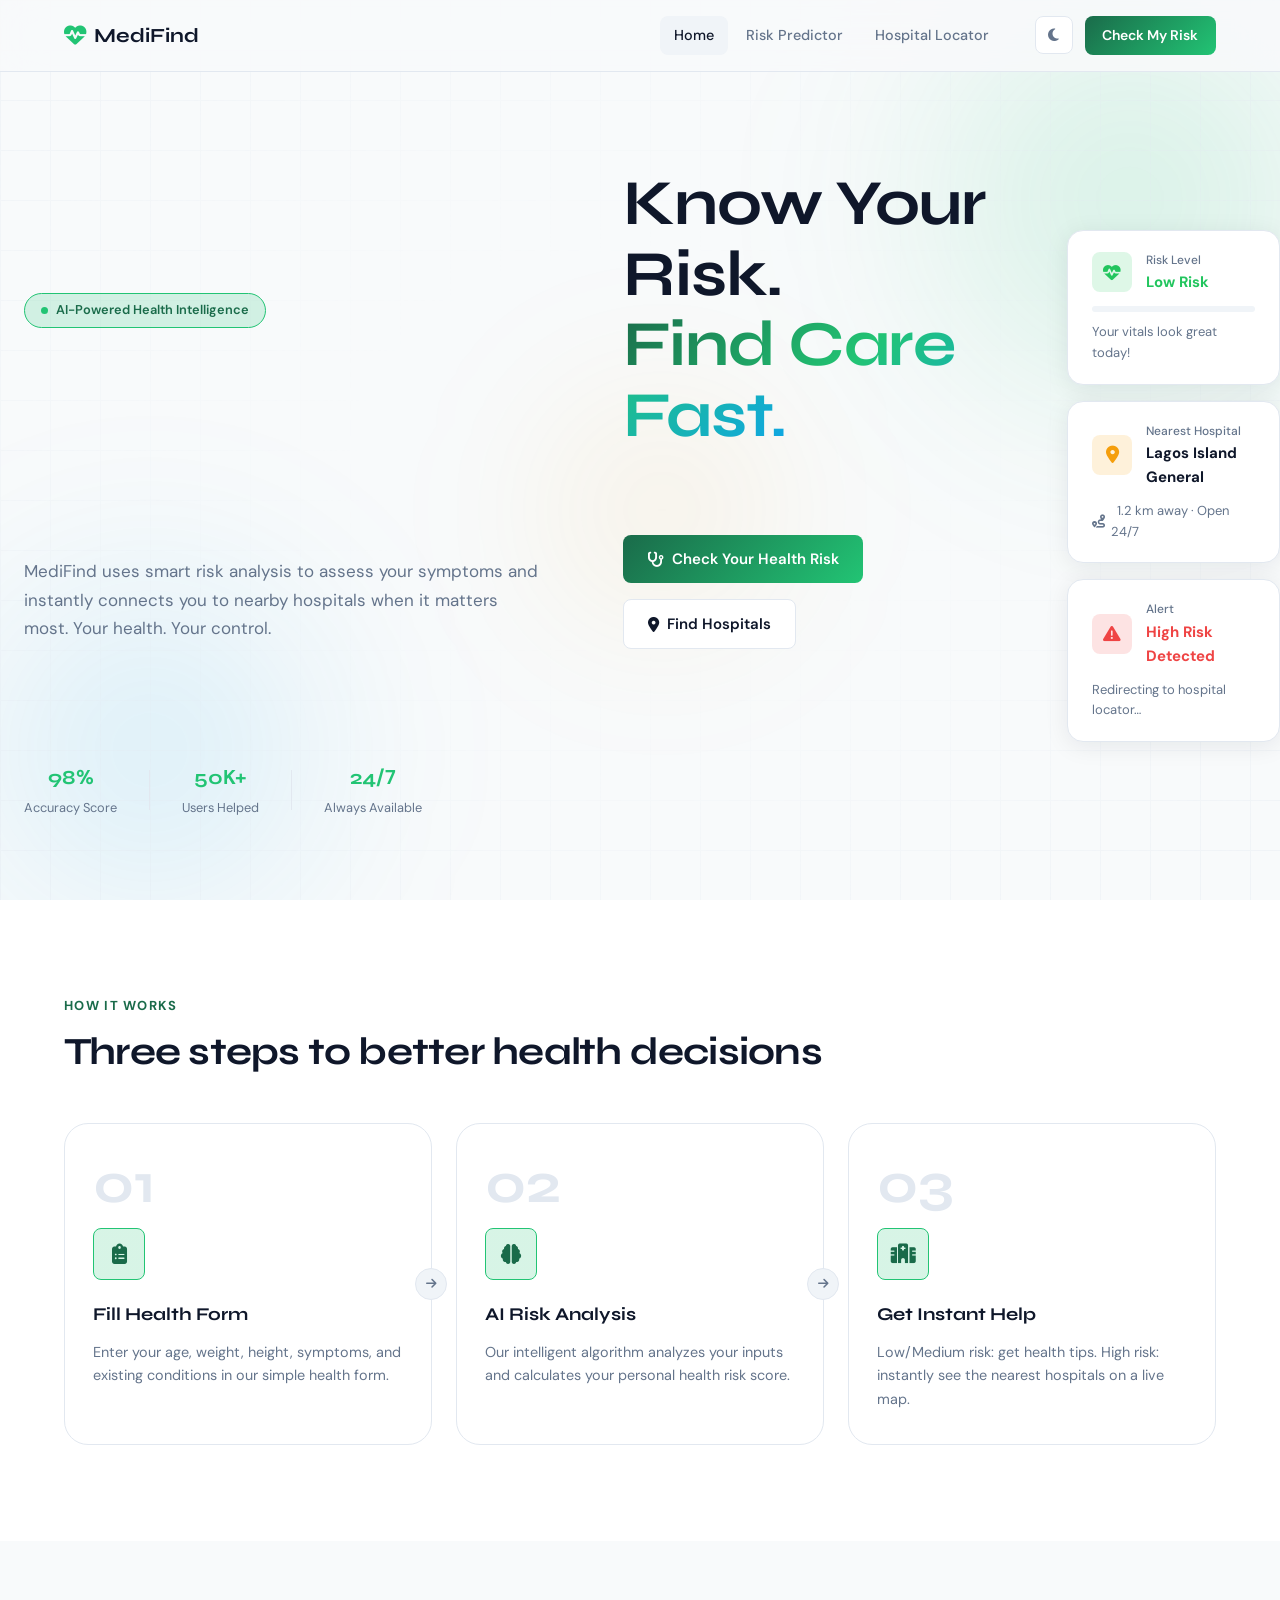
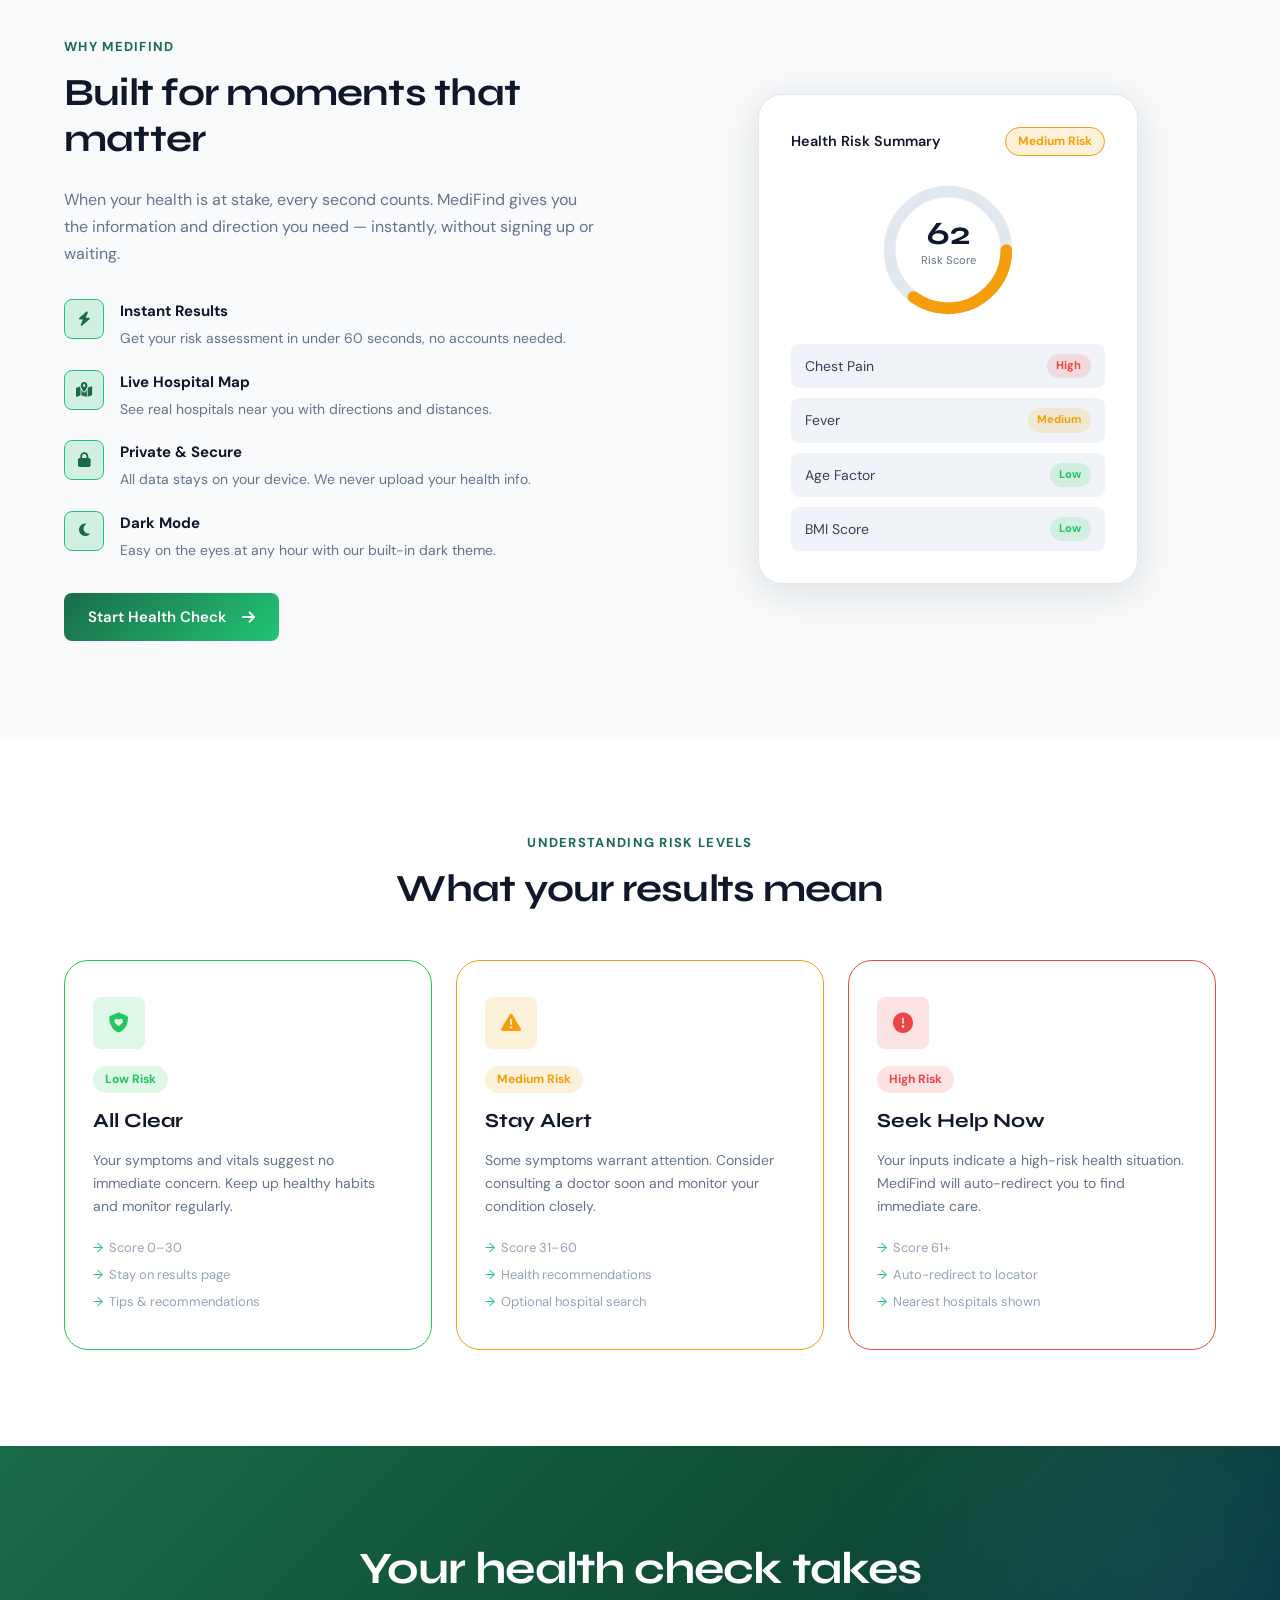
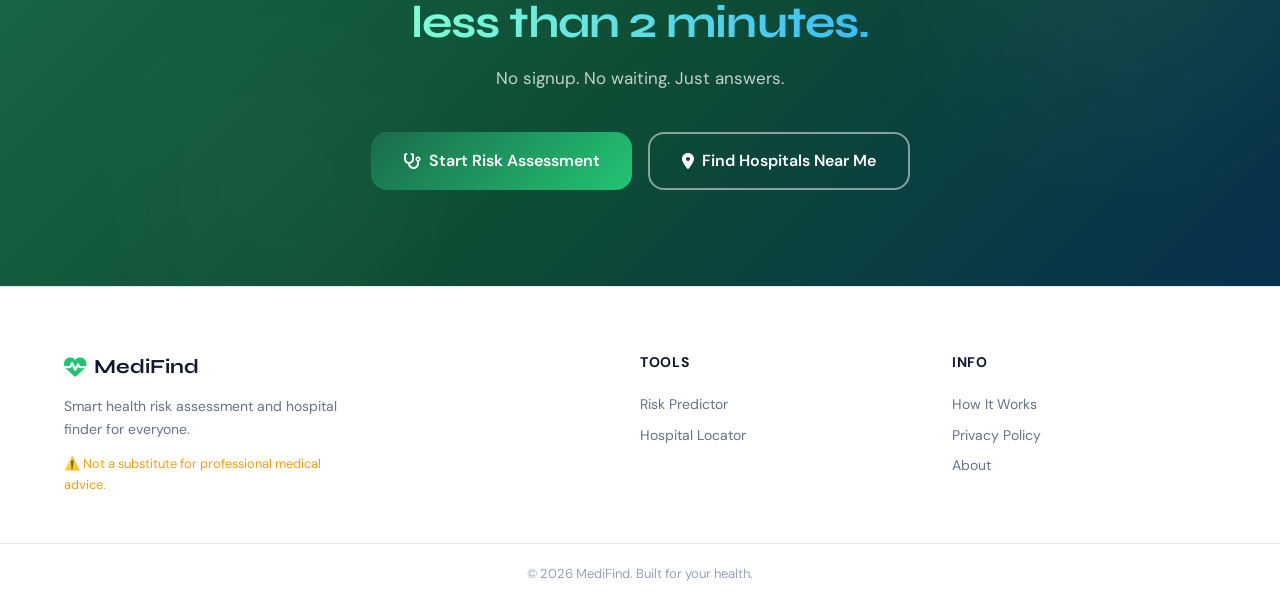
<file: index.html>
<!DOCTYPE html>
<html lang="en">
<head>
  <meta charset="UTF-8" />
  <meta name="viewport" content="width=device-width, initial-scale=1.0"/>
  <title>MediFind — Know Your Risk. Find Care Fast.</title>
  <link rel="shortcut icon" href="./assets/heart.svg" type="image/x-icon">
  <link rel="stylesheet" href="style.css" />
  <link href="https://fonts.googleapis.com/css2?family=Clash+Display:wght@400;500;600;700&family=Syne:wght@400;500;700&family=DM+Sans:ital,wght@0,300;0,400;0,500;1,300&display=swap" rel="stylesheet"/>
  <link rel="stylesheet" href="https://cdnjs.cloudflare.com/ajax/libs/font-awesome/6.5.0/css/all.min.css"/>
</head>
<body class="home-page" data-theme="light">

  <!-- Preloader -->
  <div id="preloader">
    <div class="preloader-inner">
      <div class="pulse-ring"></div>
      <div class="pulse-ring delay-1"></div>
      <div class="pulse-ring delay-2"></div>
      <div class="preloader-icon">
        <i class="fas fa-heartbeat"></i>
      </div>
      <p class="preloader-text">MediFind</p>
    </div>
  </div>

  <!-- Navigation -->
  <nav class="navbar" id="navbar">
    <!-- Wrapper -->
    <div class="nav-container">
      <!-- Logo -->
      <a href="index.html" class="nav-logo">
        <i class="fas fa-heartbeat logo-icon"></i>
        <span>MediFind</span>
      </a>

      <!-- Nav links -->
      <div class="nav-links">
        <a href="index.html" class="nav-link active">Home</a>
        <a href="predictor.html" class="nav-link">Risk Predictor</a>
        <a href="locator.html" class="nav-link">Hospital Locator</a>
      </div>

      <!-- Nav buttons -->
      <div class="nav-actions">
        <!-- Toggle theme Btn -->
        <button class="theme-toggle" id="themeToggle" aria-label="Toggle theme">
          <i class="fas fa-moon" id="themeIcon"></i>
        </button>

        <!-- Risk Checker -->
        <a href="predictor.html" class="btn-nav">Check My Risk</a>

        <!-- Hamburger -->
        <button class="hamburger" id="hamburger">
          <span></span><span></span><span></span>
        </button>
      </div>
    </div>
    
    <!-- Mobile Menu -->
    <div class="mobile-menu" id="mobileMenu">
      <a href="index.html" class="mobile-link">Home</a>
      <a href="predictor.html" class="mobile-link">Risk Predictor</a>
      <a href="locator.html" class="mobile-link">Hospital Locator</a>
      <a href="predictor.html" class="btn-nav mobile-btn">Check My Risk</a>
    </div>
  </nav>

  <!-- Hero Section -->
  <section class="hero">
    <!-- Animated blob -->
    <div class="hero-bg">
      <div class="blob blob-1"></div>
      <div class="blob blob-2"></div>
      <div class="blob blob-3"></div>
      <div class="grid-overlay"></div>
    </div>

    <!-- Container -->
    <div class="hero-container">
      <!-- Left -->
      <div class="hero-badge reveal-up">
        <span class="badge-dot"></span>
        AI-Powered Health Intelligence
      </div>

      <!-- Headline -->
      <h1 class="hero-title reveal-up delay-1">
        Know Your Risk.<br/>
        <span class="gradient-text">Find Care Fast.</span>
      </h1>
      <p class="hero-subtitle reveal-up delay-2">
        MediFind uses smart risk analysis to assess your symptoms and
        instantly connects you to nearby hospitals when it matters most.
        Your health. Your control.
      </p>

      <!-- CTAs -->
      <div class="hero-ctas reveal-up delay-3">
        <!-- Health Risk Checker -->
        <a href="predictor.html" class="btn-primary">
          <i class="fas fa-stethoscope"></i>
          Check Your Health Risk
        </a>

        <!-- Find Hospitals -->
        <a href="locator.html" class="btn-secondary">
          <i class="fas fa-map-marker-alt"></i>
          Find Hospitals
        </a>
      </div>

      <!-- Stats -->
      <div class="hero-stats reveal-up delay-4">
        <!-- Accuracy Score -->
        <div class="stat">
          <span class="stat-num" data-target="98">0</span><span>%</span>
          <p>Accuracy Score</p>
        </div>

        <!-- Line Divider -->
        <div class="stat-divider"></div>

        <!-- Users Helped -->
        <div class="stat">
          <span class="stat-num" data-target="50">0</span><span>K+</span>
          <p>Users Helped</p>
        </div>

        <!-- Line Divider -->
        <div class="stat-divider"></div>

        <!-- Always Available -->
        <div class="stat">
          <span class="stat-num" data-target="24">0</span><span>/7</span>
          <p>Always Available</p>
        </div>
      </div>
    </div>

    <!-- Sidebar -->
    <div class="hero-visual reveal-right">
      <!-- Top Floating Card -->
      <div class="health-card floating">
        <div class="hc-header">
          <div class="hc-icon green"><i class="fas fa-heart-pulse"></i></div>
          <div>
            <p class="hc-label">Risk Level</p>
            <p class="hc-value green-text">Low Risk</p>
          </div>
        </div>
        <div class="hc-bar"><div class="hc-fill green-bg" style="width:22%"></div></div>
        <p class="hc-sub">Your vitals look great today!</p>
      </div>

      <!-- Middle Floating Card -->
      <div class="health-card floating delay-2" style="margin-top:1rem;">
        <div class="hc-header">
          <div class="hc-icon orange"><i class="fas fa-location-dot"></i></div>
          <div>
            <p class="hc-label">Nearest Hospital</p>
            <p class="hc-value">Lagos Island General</p>
          </div>
        </div>
        <p class="hc-sub"><i class="fas fa-route"></i>&nbsp; 1.2 km away · Open 24/7</p>
      </div>

      <!-- Bottom Floating Card -->
      <div class="health-card floating delay-4" style="margin-top:1rem;">
        <div class="hc-header">
          <div class="hc-icon red"><i class="fas fa-triangle-exclamation"></i></div>
          <div>
            <p class="hc-label">Alert</p>
            <p class="hc-value red-text">High Risk Detected</p>
          </div>
        </div>
        <p class="hc-sub">Redirecting to hospital locator…</p>
      </div>
    </div>
  </section>

  <!-- How It Works -->
  <section class="section how-it-works">
    <div class="section-container">
      <div class="section-label reveal-up">How It Works</div>
      <h2 class="section-title reveal-up delay-1">Three steps to better health decisions</h2>
      <div class="steps-grid">
        <div class="step-card reveal-up delay-1">
          <div class="step-num">01</div>
          <div class="step-icon"><i class="fas fa-clipboard-list"></i></div>
          <h3>Fill Health Form</h3>
          <p>Enter your age, weight, height, symptoms, and existing conditions in our simple health form.</p>
          <div class="step-arrow"><i class="fas fa-arrow-right"></i></div>
        </div>
        <div class="step-card reveal-up delay-2">
          <div class="step-num">02</div>
          <div class="step-icon"><i class="fas fa-brain"></i></div>
          <h3>AI Risk Analysis</h3>
          <p>Our intelligent algorithm analyzes your inputs and calculates your personal health risk score.</p>
          <div class="step-arrow"><i class="fas fa-arrow-right"></i></div>
        </div>
        <div class="step-card reveal-up delay-3">
          <div class="step-num">03</div>
          <div class="step-icon"><i class="fas fa-hospital"></i></div>
          <h3>Get Instant Help</h3>
          <p>Low/Medium risk: get health tips. High risk: instantly see the nearest hospitals on a live map.</p>
        </div>
      </div>
    </div>
  </section>

  <!-- Features Section -->
  <section class="section features">
    <div class="section-container">
      <div class="features-grid">
        <div class="features-text reveal-left">
          <div class="section-label">Why MediFind</div>
          <h2 class="section-title">Built for moments that matter</h2>
          <p class="features-desc">When your health is at stake, every second counts. MediFind gives you the information and direction you need — instantly, without signing up or waiting.</p>
          <div class="feature-list">
            <div class="feature-item">
              <div class="fi-icon"><i class="fas fa-bolt"></i></div>
              <div>
                <h4>Instant Results</h4>
                <p>Get your risk assessment in under 60 seconds, no accounts needed.</p>
              </div>
            </div>
            <div class="feature-item">
              <div class="fi-icon"><i class="fas fa-map-marked-alt"></i></div>
              <div>
                <h4>Live Hospital Map</h4>
                <p>See real hospitals near you with directions and distances.</p>
              </div>
            </div>
            <div class="feature-item">
              <div class="fi-icon"><i class="fas fa-lock"></i></div>
              <div>
                <h4>Private & Secure</h4>
                <p>All data stays on your device. We never upload your health info.</p>
              </div>
            </div>
            <div class="feature-item">
              <div class="fi-icon"><i class="fas fa-moon"></i></div>
              <div>
                <h4>Dark Mode</h4>
                <p>Easy on the eyes at any hour with our built-in dark theme.</p>
              </div>
            </div>
          </div>
          <a href="predictor.html" class="btn-primary" style="margin-top:2rem;display:inline-flex;">
            Start Health Check <i class="fas fa-arrow-right" style="margin-left:8px;"></i>
          </a>
        </div>
        <div class="features-visual reveal-right">
          <div class="risk-preview">
            <div class="rp-header">
              <span>Health Risk Summary</span>
              <span class="rp-badge medium">Medium Risk</span>
            </div>
            <div class="rp-score">
              <svg viewBox="0 0 120 120" class="gauge-svg">
                <circle cx="60" cy="60" r="50" fill="none" stroke="var(--border)" stroke-width="10"/>
                <circle cx="60" cy="60" r="50" fill="none" stroke="var(--orange)" stroke-width="10"
                  stroke-dasharray="188 314" stroke-dashoffset="78" stroke-linecap="round"/>
                <text x="60" y="55" text-anchor="middle" class="gauge-num" fill="var(--text)">62</text>
                <text x="60" y="72" text-anchor="middle" class="gauge-label-sm" fill="var(--muted)">Risk Score</text>
              </svg>
            </div>
            <div class="rp-items">
              <div class="rp-item">
                <span>Chest Pain</span><span class="tag red">High</span>
              </div>
              <div class="rp-item">
                <span>Fever</span><span class="tag orange">Medium</span>
              </div>
              <div class="rp-item">
                <span>Age Factor</span><span class="tag green">Low</span>
              </div>
              <div class="rp-item">
                <span>BMI Score</span><span class="tag green">Low</span>
              </div>
            </div>
          </div>
        </div>
      </div>
    </div>
  </section>

  <!-- Risk Levels Section -->
  <section class="section risk-section">
    <div class="section-container">
      <div class="section-label reveal-up" style="text-align:center;">Understanding Risk Levels</div>
      <h2 class="section-title reveal-up delay-1" style="text-align:center;">What your results mean</h2>
      <div class="risk-cards">
        <div class="risk-card green-card reveal-up delay-1">
          <div class="rc-icon"><i class="fas fa-shield-heart"></i></div>
          <div class="rc-badge green">Low Risk</div>
          <h3>All Clear</h3>
          <p>Your symptoms and vitals suggest no immediate concern. Keep up healthy habits and monitor regularly.</p>
          <ul>
            <li>Score 0–30</li>
            <li>Stay on results page</li>
            <li>Tips & recommendations</li>
          </ul>
        </div>
        <div class="risk-card orange-card reveal-up delay-2">
          <div class="rc-icon"><i class="fas fa-triangle-exclamation"></i></div>
          <div class="rc-badge orange">Medium Risk</div>
          <h3>Stay Alert</h3>
          <p>Some symptoms warrant attention. Consider consulting a doctor soon and monitor your condition closely.</p>
          <ul>
            <li>Score 31–60</li>
            <li>Health recommendations</li>
            <li>Optional hospital search</li>
          </ul>
        </div>
        <div class="risk-card red-card reveal-up delay-3">
          <div class="rc-icon"><i class="fas fa-circle-exclamation"></i></div>
          <div class="rc-badge red">High Risk</div>
          <h3>Seek Help Now</h3>
          <p>Your inputs indicate a high-risk health situation. MediFind will auto-redirect you to find immediate care.</p>
          <ul>
            <li>Score 61+</li>
            <li>Auto-redirect to locator</li>
            <li>Nearest hospitals shown</li>
          </ul>
        </div>
      </div>
    </div>
  </section>

  <!-- CTA Banner -->
  <section class="cta-banner reveal-up">
    <div class="cta-bg">
      <div class="blob blob-cta1"></div>
      <div class="blob blob-cta2"></div>
    </div>
    <div class="cta-container">
      <h2>Your health check takes<br/><span class="gradient-text">less than 2 minutes.</span></h2>
      <p>No signup. No waiting. Just answers.</p>
      <div class="cta-buttons">
        <a href="predictor.html" class="btn-primary large">
          <i class="fas fa-stethoscope"></i> Start Risk Assessment
        </a>
        <a href="locator.html" class="btn-outline large">
          <i class="fas fa-map-marker-alt"></i> Find Hospitals Near Me
        </a>
      </div>
    </div>
  </section>

  <!-- Footer -->
  <footer class="footer">
    <div class="footer-container">
      <div class="footer-brand">
        <a href="index.html" class="nav-logo">
          <i class="fas fa-heartbeat logo-icon"></i>
          <span>MediFind</span>
        </a>
        <p>Smart health risk assessment and hospital finder for everyone.</p>
        <p class="footer-disclaimer">⚠️ Not a substitute for professional medical advice.</p>
      </div>
      <div class="footer-links">
        <h4>Tools</h4>
        <a href="predictor.html">Risk Predictor</a>
        <a href="locator.html">Hospital Locator</a>
      </div>
      <div class="footer-links">
        <h4>Info</h4>
        <a href="#">How It Works</a>
        <a href="#">Privacy Policy</a>
        <a href="#">About</a>
      </div>
    </div>
    <div class="footer-bottom">
      <p>&copy; <span id="year"></span> MediFind. Built for your health.</p>
    </div>
  </footer>

  <script src="script.js"></script>
</body>
</html>
</file>
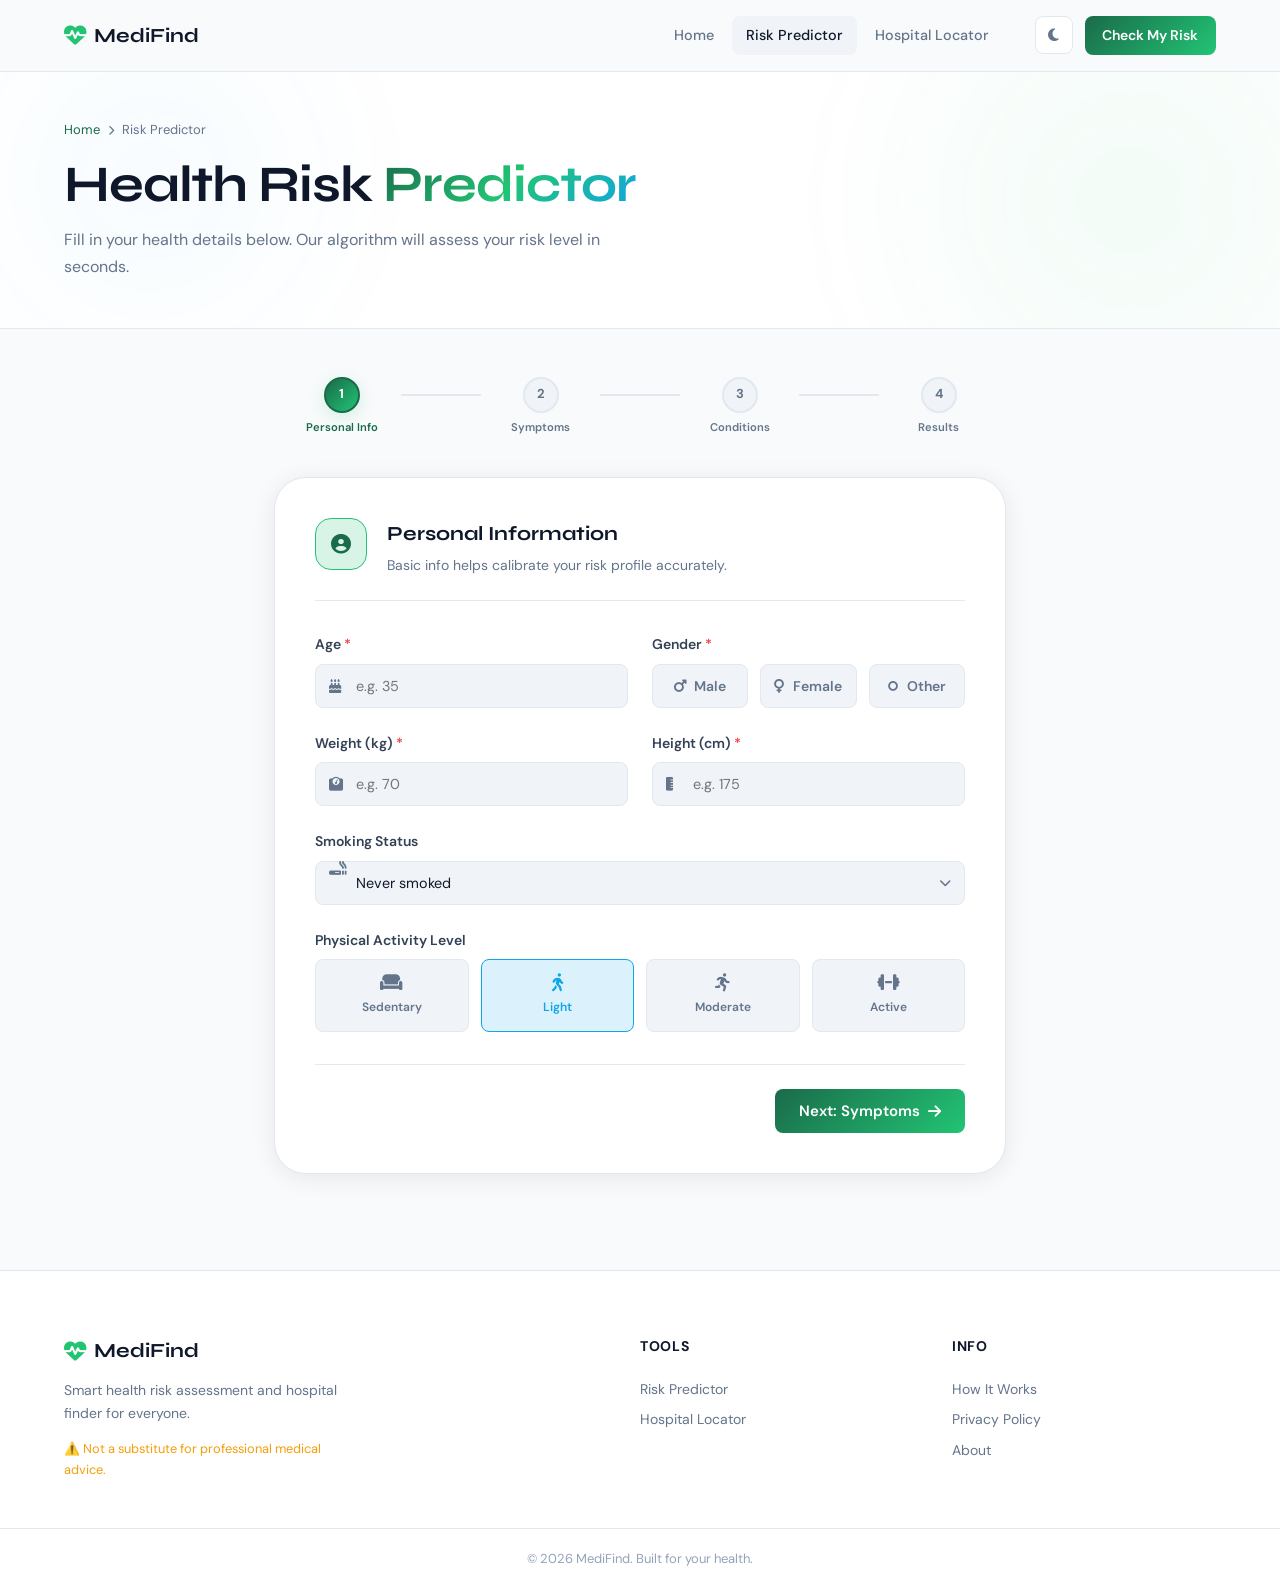
<file: predictor.html>
<!DOCTYPE html>
<html lang="en">
<head>
  <meta charset="UTF-8" />
  <meta name="viewport" content="width=device-width, initial-scale=1.0"/>
  <title>Health Risk Predictor — MediFind</title>
  <link rel="stylesheet" href="style.css" />
  <link rel="shortcut icon" href="./assets/heart.svg" type="image/x-icon">
  <link href="https://fonts.googleapis.com/css2?family=Clash+Display:wght@400;500;600;700&family=Syne:wght@400;500;700&family=DM+Sans:ital,wght@0,300;0,400;0,500;1,300&display=swap" rel="stylesheet"/>
  <link rel="stylesheet" href="https://cdnjs.cloudflare.com/ajax/libs/font-awesome/6.5.0/css/all.min.css"/>
</head>
<body class="predictor-page" data-theme="light">

  <!-- Preloader -->
  <div id="preloader">
    <div class="preloader-inner">
      <div class="pulse-ring"></div>
      <div class="pulse-ring delay-1"></div>
      <div class="pulse-ring delay-2"></div>
      <div class="preloader-icon"><i class="fas fa-heartbeat"></i></div>
      <p class="preloader-text">MediFind</p>
    </div>
  </div>

  <!-- Navigation -->
  <nav class="navbar" id="navbar">
    <div class="nav-container">
      <a href="index.html" class="nav-logo">
        <i class="fas fa-heartbeat logo-icon"></i>
        <span>MediFind</span>
      </a>
      <div class="nav-links">
        <a href="index.html" class="nav-link">Home</a>
        <a href="predictor.html" class="nav-link active">Risk Predictor</a>
        <a href="locator.html" class="nav-link">Hospital Locator</a>
      </div>
      <div class="nav-actions">
        <button class="theme-toggle" id="themeToggle" aria-label="Toggle theme">
          <i class="fas fa-moon" id="themeIcon"></i>
        </button>
        <a href="predictor.html" class="btn-nav">Check My Risk</a>
        <button class="hamburger" id="hamburger">
          <span></span><span></span><span></span>
        </button>
      </div>
    </div>
    <div class="mobile-menu" id="mobileMenu">
      <a href="index.html" class="mobile-link">Home</a>
      <a href="predictor.html" class="mobile-link">Risk Predictor</a>
      <a href="locator.html" class="mobile-link">Hospital Locator</a>
      <a href="predictor.html" class="btn-nav mobile-btn">Check My Risk</a>
    </div>
  </nav>

  <!-- Page Hero -->
  <section class="page-hero">
    <div class="ph-bg">
      <div class="blob blob-1" style="opacity:0.4;"></div>
      <div class="blob blob-2" style="opacity:0.3;"></div>
    </div>
    <div class="ph-container">
      <div class="breadcrumb">
        <a href="index.html">Home</a>
        <i class="fas fa-chevron-right"></i>
        <span>Risk Predictor</span>
      </div>
      <h1 class="ph-title reveal-up">Health Risk <span class="gradient-text">Predictor</span></h1>
      <p class="ph-sub reveal-up delay-1">Fill in your health details below. Our algorithm will assess your risk level in seconds.</p>
    </div>
  </section>

  <!-- Main Predictor Area -->
  <section class="predictor-section">
    <div class="predictor-container">

      <!-- Saved Results Banner -->
      <div class="saved-banner" id="savedBanner" style="display:none;">
        <i class="fas fa-clock-rotate-left"></i>
        <span>You have a previous result saved. </span>
        <button class="saved-view-btn" id="viewSavedBtn">View Last Result</button>
        <button class="saved-clear-btn" id="clearSavedBtn"><i class="fas fa-trash"></i></button>
      </div>

      <!-- Progress Steps -->
      <div class="progress-steps">
        <div class="ps-step active" data-step="1">
          <div class="ps-circle">1</div>
          <span>Personal Info</span>
        </div>
        <div class="ps-line"></div>
        <div class="ps-step" data-step="2">
          <div class="ps-circle">2</div>
          <span>Symptoms</span>
        </div>
        <div class="ps-line"></div>
        <div class="ps-step" data-step="3">
          <div class="ps-circle">3</div>
          <span>Conditions</span>
        </div>
        <div class="ps-line"></div>
        <div class="ps-step" data-step="4">
          <div class="ps-circle">4</div>
          <span>Results</span>
        </div>
      </div>

      <!-- Form -->
      <form id="healthForm" novalidate>

        <!-- Step 1: Personal Info -->
        <div class="form-step active" id="step1">
          <div class="form-card">
            <div class="form-card-header">
              <div class="fch-icon"><i class="fas fa-user-circle"></i></div>
              <div>
                <h2>Personal Information</h2>
                <p>Basic info helps calibrate your risk profile accurately.</p>
              </div>
            </div>

            <div class="form-grid">
              <div class="form-group">
                <label for="age">Age <span class="req">*</span></label>
                <div class="input-wrap">
                  <i class="fas fa-cake-candles input-icon"></i>
                  <input type="number" id="age" name="age" placeholder="e.g. 35" min="1" max="120" required/>
                </div>
                <span class="field-error" id="ageError"></span>
              </div>

              <div class="form-group">
                <label>Gender <span class="req">*</span></label>
                <div class="gender-options">
                  <label class="gender-opt">
                    <input type="radio" name="gender" value="male" required/>
                    <div class="go-card"><i class="fas fa-mars"></i> Male</div>
                  </label>
                  <label class="gender-opt">
                    <input type="radio" name="gender" value="female"/>
                    <div class="go-card"><i class="fas fa-venus"></i> Female</div>
                  </label>
                  <label class="gender-opt">
                    <input type="radio" name="gender" value="other"/>
                    <div class="go-card"><i class="fas fa-genderless"></i> Other</div>
                  </label>
                </div>
                <span class="field-error" id="genderError"></span>
              </div>

              <div class="form-group">
                <label for="weight">Weight (kg) <span class="req">*</span></label>
                <div class="input-wrap">
                  <i class="fas fa-weight-scale input-icon"></i>
                  <input type="number" id="weight" name="weight" placeholder="e.g. 70" min="20" max="300" required/>
                </div>
                <span class="field-error" id="weightError"></span>
              </div>

              <div class="form-group">
                <label for="height">Height (cm) <span class="req">*</span></label>
                <div class="input-wrap">
                  <i class="fas fa-ruler-vertical input-icon"></i>
                  <input type="number" id="height" name="height" placeholder="e.g. 175" min="100" max="250" required/>
                </div>
                <span class="field-error" id="heightError"></span>
              </div>

              <div class="form-group full-width">
                <label>Smoking Status</label>
                <div class="select-wrap">
                  <i class="fas fa-smoking input-icon"></i>
                  <select id="smoking" name="smoking">
                    <option value="never">Never smoked</option>
                    <option value="former">Former smoker</option>
                    <option value="current">Current smoker</option>
                  </select>
                </div>
              </div>

              <div class="form-group full-width">
                <label>Physical Activity Level</label>
                <div class="activity-options">
                  <label class="activity-opt">
                    <input type="radio" name="activity" value="sedentary"/>
                    <div class="ao-card"><i class="fas fa-couch"></i><span>Sedentary</span></div>
                  </label>
                  <label class="activity-opt">
                    <input type="radio" name="activity" value="light" checked/>
                    <div class="ao-card"><i class="fas fa-person-walking"></i><span>Light</span></div>
                  </label>
                  <label class="activity-opt">
                    <input type="radio" name="activity" value="moderate"/>
                    <div class="ao-card"><i class="fas fa-person-running"></i><span>Moderate</span></div>
                  </label>
                  <label class="activity-opt">
                    <input type="radio" name="activity" value="active"/>
                    <div class="ao-card"><i class="fas fa-dumbbell"></i><span>Active</span></div>
                  </label>
                </div>
              </div>
            </div>

            <!-- BMI Preview -->
            <div class="bmi-preview" id="bmiPreview" style="display:none;">
              <div class="bmi-label">Your BMI</div>
              <div class="bmi-value" id="bmiValue">—</div>
              <div class="bmi-category" id="bmiCategory">—</div>
              <div class="bmi-bar-wrap">
                <div class="bmi-bar">
                  <div class="bmi-bar-fill" id="bmiFill"></div>
                  <div class="bmi-marker" id="bmiMarker"></div>
                </div>
                <div class="bmi-labels">
                  <span>Underweight</span><span>Normal</span><span>Overweight</span><span>Obese</span>
                </div>
              </div>
            </div>

            <div class="step-actions">
              <div></div>
              <button type="button" class="btn-primary next-step" data-next="2">
                Next: Symptoms <i class="fas fa-arrow-right"></i>
              </button>
            </div>
          </div>
        </div>

        <!-- Step 2: Symptoms -->
        <div class="form-step" id="step2">
          <div class="form-card">
            <div class="form-card-header">
              <div class="fch-icon orange-icon"><i class="fas fa-thermometer-half"></i></div>
              <div>
                <h2>Current Symptoms</h2>
                <p>Select all symptoms you are currently experiencing.</p>
              </div>
            </div>

            <div class="symptoms-grid">
              <label class="symptom-check">
                <input type="checkbox" name="symptoms" value="chest_pain" data-score="30"/>
                <div class="sc-card high-risk-sym">
                  <i class="fas fa-heart-crack"></i>
                  <span>Chest Pain</span>
                  <div class="sc-tag red">High Risk</div>
                </div>
              </label>
              <label class="symptom-check">
                <input type="checkbox" name="symptoms" value="shortness_breath" data-score="25"/>
                <div class="sc-card high-risk-sym">
                  <i class="fas fa-lungs"></i>
                  <span>Shortness of Breath</span>
                  <div class="sc-tag red">High Risk</div>
                </div>
              </label>
              <label class="symptom-check">
                <input type="checkbox" name="symptoms" value="severe_headache" data-score="20"/>
                <div class="sc-card high-risk-sym">
                  <i class="fas fa-head-side-virus"></i>
                  <span>Severe Headache</span>
                  <div class="sc-tag red">High Risk</div>
                </div>
              </label>
              <label class="symptom-check">
                <input type="checkbox" name="symptoms" value="confusion" data-score="25"/>
                <div class="sc-card high-risk-sym">
                  <i class="fas fa-brain"></i>
                  <span>Confusion / Dizziness</span>
                  <div class="sc-tag red">High Risk</div>
                </div>
              </label>
              <label class="symptom-check">
                <input type="checkbox" name="symptoms" value="fever" data-score="15"/>
                <div class="sc-card med-risk-sym">
                  <i class="fas fa-temperature-high"></i>
                  <span>Fever</span>
                  <div class="sc-tag orange">Medium</div>
                </div>
              </label>
              <label class="symptom-check">
                <input type="checkbox" name="symptoms" value="fatigue" data-score="10"/>
                <div class="sc-card med-risk-sym">
                  <i class="fas fa-bed"></i>
                  <span>Fatigue / Weakness</span>
                  <div class="sc-tag orange">Medium</div>
                </div>
              </label>
              <label class="symptom-check">
                <input type="checkbox" name="symptoms" value="nausea" data-score="10"/>
                <div class="sc-card med-risk-sym">
                  <i class="fas fa-face-nauseated"></i>
                  <span>Nausea / Vomiting</span>
                  <div class="sc-tag orange">Medium</div>
                </div>
              </label>
              <label class="symptom-check">
                <input type="checkbox" name="symptoms" value="joint_pain" data-score="8"/>
                <div class="sc-card med-risk-sym">
                  <i class="fas fa-bone"></i>
                  <span>Joint / Body Pain</span>
                  <div class="sc-tag orange">Medium</div>
                </div>
              </label>
              <label class="symptom-check">
                <input type="checkbox" name="symptoms" value="headache" data-score="8"/>
                <div class="sc-card low-risk-sym">
                  <i class="fas fa-head-side-cough"></i>
                  <span>Mild Headache</span>
                  <div class="sc-tag green">Low</div>
                </div>
              </label>
              <label class="symptom-check">
                <input type="checkbox" name="symptoms" value="cough" data-score="8"/>
                <div class="sc-card low-risk-sym">
                  <i class="fas fa-lungs-virus"></i>
                  <span>Cough</span>
                  <div class="sc-tag green">Low</div>
                </div>
              </label>
              <label class="symptom-check">
                <input type="checkbox" name="symptoms" value="sore_throat" data-score="5"/>
                <div class="sc-card low-risk-sym">
                  <i class="fas fa-stethoscope"></i>
                  <span>Sore Throat</span>
                  <div class="sc-tag green">Low</div>
                </div>
              </label>
              <label class="symptom-check">
                <input type="checkbox" name="symptoms" value="none" data-score="0"/>
                <div class="sc-card">
                  <i class="fas fa-circle-check"></i>
                  <span>No Symptoms</span>
                  <div class="sc-tag green">Clear</div>
                </div>
              </label>
            </div>

            <div class="symptom-score-preview">
              <span>Symptom Risk Score:</span>
              <div class="score-bar">
                <div class="score-bar-fill" id="symptomScoreBar" style="width:0%"></div>
              </div>
              <span id="symptomScoreNum">0</span>
            </div>

            <div class="step-actions">
              <button type="button" class="btn-secondary prev-step" data-prev="1">
                <i class="fas fa-arrow-left"></i> Back
              </button>
              <button type="button" class="btn-primary next-step" data-next="3">
                Next: Conditions <i class="fas fa-arrow-right"></i>
              </button>
            </div>
          </div>
        </div>

        <!-- Step 3: Conditions -->
        <div class="form-step" id="step3">
          <div class="form-card">
            <div class="form-card-header">
              <div class="fch-icon red-icon"><i class="fas fa-notes-medical"></i></div>
              <div>
                <h2>Existing Conditions</h2>
                <p>Select any conditions you have been diagnosed with.</p>
              </div>
            </div>

            <div class="conditions-grid">
              <label class="condition-check">
                <input type="checkbox" name="conditions" value="diabetes" data-score="15"/>
                <div class="cc-card">
                  <i class="fas fa-syringe"></i>
                  <span>Diabetes</span>
                </div>
              </label>
              <label class="condition-check">
                <input type="checkbox" name="conditions" value="hypertension" data-score="15"/>
                <div class="cc-card">
                  <i class="fas fa-heart-pulse"></i>
                  <span>Hypertension</span>
                </div>
              </label>
              <label class="condition-check">
                <input type="checkbox" name="conditions" value="heart_disease" data-score="25"/>
                <div class="cc-card">
                  <i class="fas fa-heart-crack"></i>
                  <span>Heart Disease</span>
                </div>
              </label>
              <label class="condition-check">
                <input type="checkbox" name="conditions" value="asthma" data-score="10"/>
                <div class="cc-card">
                  <i class="fas fa-wind"></i>
                  <span>Asthma</span>
                </div>
              </label>
              <label class="condition-check">
                <input type="checkbox" name="conditions" value="kidney_disease" data-score="20"/>
                <div class="cc-card">
                  <i class="fas fa-droplet"></i>
                  <span>Kidney Disease</span>
                </div>
              </label>
              <label class="condition-check">
                <input type="checkbox" name="conditions" value="cancer" data-score="25"/>
                <div class="cc-card">
                  <i class="fas fa-biohazard"></i>
                  <span>Cancer</span>
                </div>
              </label>
              <label class="condition-check">
                <input type="checkbox" name="conditions" value="copd" data-score="20"/>
                <div class="cc-card">
                  <i class="fas fa-lungs"></i>
                  <span>COPD</span>
                </div>
              </label>
              <label class="condition-check">
                <input type="checkbox" name="conditions" value="stroke" data-score="25"/>
                <div class="cc-card">
                  <i class="fas fa-brain"></i>
                  <span>Stroke History</span>
                </div>
              </label>
              <label class="condition-check">
                <input type="checkbox" name="conditions" value="obesity" data-score="10"/>
                <div class="cc-card">
                  <i class="fas fa-weight-scale"></i>
                  <span>Obesity</span>
                </div>
              </label>
              <label class="condition-check">
                <input type="checkbox" name="conditions" value="depression" data-score="8"/>
                <div class="cc-card">
                  <i class="fas fa-face-sad-tear"></i>
                  <span>Depression/Anxiety</span>
                </div>
              </label>
              <label class="condition-check">
                <input type="checkbox" name="conditions" value="arthritis" data-score="5"/>
                <div class="cc-card">
                  <i class="fas fa-hand-dots"></i>
                  <span>Arthritis</span>
                </div>
              </label>
              <label class="condition-check">
                <input type="checkbox" name="conditions" value="none" data-score="0"/>
                <div class="cc-card">
                  <i class="fas fa-shield-heart"></i>
                  <span>None of the Above</span>
                </div>
              </label>
            </div>

            <div class="step-actions">
              <button type="button" class="btn-secondary prev-step" data-prev="2">
                <i class="fas fa-arrow-left"></i> Back
              </button>
              <button type="submit" class="btn-primary submit-btn" id="submitBtn">
                <i class="fas fa-magnifying-glass-chart"></i> Analyze My Health Risk
                <div class="btn-loader" style="display:none;"><i class="fas fa-spinner fa-spin"></i></div>
              </button>
            </div>
          </div>
        </div>

        <!-- Step 4: Results -->
        <div class="form-step" id="step4">
          <div class="result-card" id="resultCard">
            <!-- Dynamically populated by JS -->
          </div>
        </div>

      </form>
    </div>
  </section>

  <!-- Footer -->
  <footer class="footer">
    <div class="footer-container">
      <div class="footer-brand">
        <a href="index.html" class="nav-logo">
          <i class="fas fa-heartbeat logo-icon"></i>
          <span>MediFind</span>
        </a>
        <p>Smart health risk assessment and hospital finder for everyone.</p>
        <p class="footer-disclaimer">⚠️ Not a substitute for professional medical advice.</p>
      </div>
      <div class="footer-links">
        <h4>Tools</h4>
        <a href="predictor.html">Risk Predictor</a>
        <a href="locator.html">Hospital Locator</a>
      </div>
      <div class="footer-links">
        <h4>Info</h4>
        <a href="#">How It Works</a>
        <a href="#">Privacy Policy</a>
        <a href="#">About</a>
      </div>
    </div>
    <div class="footer-bottom">
      <p>&copy; <span id="year"></span> MediFind. Built for your health.</p>
    </div>
  </footer>

  <script src="script.js"></script>
</body>
</html>
</file>
<file: style.css>
/* =============================================
   MediFind — GLOBAL STYLES
   ============================================= */

/* --- Google Fonts Fallback --- */
@import url('https://fonts.googleapis.com/css2?family=Syne:wght@400;500;700&family=DM+Sans:ital,wght@0,300;0,400;0,500;1,300&display=swap');

/* --- CSS Variables --- */
:root {
  --primary: #1a6b4a;
  --primary-light: #22c474;
  --primary-glow: rgba(34, 196, 116, 0.18);
  --accent: #0ea5e9;
  --accent-glow: rgba(14, 165, 233, 0.15);
  --orange: #f59e0b;
  --orange-glow: rgba(245, 158, 11, 0.15);
  --red: #ef4444;
  --red-glow: rgba(239, 68, 68, 0.15);
  --green: #22c55e;
  --green-glow: rgba(34, 197, 94, 0.15);

  /* Light theme */
  --bg: #f8fafb;
  --bg2: #ffffff;
  --bg3: #f0f4f8;
  --surface: #ffffff;
  --border: #e2e8f0;
  --border-hover: #cbd5e1;
  --text: #0f172a;
  --text2: #334155;
  --muted: #64748b;
  --muted2: #94a3b8;
  --shadow: rgba(15, 23, 42, 0.08);
  --shadow-md: rgba(15, 23, 42, 0.12);
  --shadow-lg: rgba(15, 23, 42, 0.18);

  /* Typography */
  --font-display: 'Syne', sans-serif;
  --font-body: 'DM Sans', sans-serif;

  /* Spacing */
  --nav-h: 72px;
  --radius: 16px;
  --radius-sm: 8px;
  --radius-lg: 24px;
  --radius-xl: 32px;

  /* Transitions */
  --ease: cubic-bezier(0.4, 0, 0.2, 1);
  --ease-spring: cubic-bezier(0.34, 1.56, 0.64, 1);
}

[data-theme="dark"] {
  --bg: #070d14;
  --bg2: #0d1624;
  --bg3: #111d2e;
  --surface: #0d1624;
  --border: #1e2d40;
  --border-hover: #2d4260;
  --text: #f0f8ff;
  --text2: #c8d8e8;
  --muted: #7a9ab8;
  --muted2: #4a6a88;
  --shadow: rgba(0, 0, 0, 0.3);
  --shadow-md: rgba(0, 0, 0, 0.45);
  --shadow-lg: rgba(0, 0, 0, 0.6);
}

/* --- Reset --- */
*, *::before, *::after { box-sizing: border-box; margin: 0; padding: 0; }

html {
  scroll-behavior: smooth;
  font-size: 16px;
}

body {
  font-family: var(--font-body);
  background: var(--bg);
  color: var(--text);
  line-height: 1.6;
  overflow-x: hidden;
  transition: background 0.4s var(--ease), color 0.4s var(--ease);
}

img { max-width: 100%; display: block; }
a { text-decoration: none; color: inherit; }
button { cursor: pointer; font-family: var(--font-body); }
input, select, textarea { font-family: var(--font-body); }
ul { list-style: none; }

/* =============================================
   PRELOADER
   ============================================= */
#preloader {
  position: fixed;
  inset: 0;
  background: var(--bg);
  display: flex;
  align-items: center;
  justify-content: center;
  z-index: 9999;
  transition: opacity 0.5s var(--ease), visibility 0.5s var(--ease);
}

#preloader.hidden {
  opacity: 0;
  visibility: hidden;
  pointer-events: none;
}

.preloader-inner {
  display: flex;
  flex-direction: column;
  align-items: center;
  position: relative;
}

.pulse-ring {
  position: absolute;
  width: 80px;
  height: 80px;
  border-radius: 50%;
  border: 2px solid var(--primary-light);
  animation: pulseRing 2s ease-out infinite;
  opacity: 0;
}

.pulse-ring.delay-1 { animation-delay: 0.6s; }
.pulse-ring.delay-2 { animation-delay: 1.2s; }

@keyframes pulseRing {
  0% { transform: scale(0.5); opacity: 0.8; }
  100% { transform: scale(2.5); opacity: 0; }
}

.preloader-icon {
  width: 64px;
  height: 64px;
  background: linear-gradient(135deg, var(--primary), var(--primary-light));
  border-radius: 50%;
  display: flex;
  align-items: center;
  justify-content: center;
  color: white;
  font-size: 1.5rem;
  animation: heartbeat 1.2s ease-in-out infinite;
  position: relative;
  z-index: 1;
}

@keyframes heartbeat {
  0%, 100% { transform: scale(1); }
  50% { transform: scale(1.15); }
}

.preloader-text {
  margin-top: 1rem;
  font-family: var(--font-display);
  font-weight: 700;
  font-size: 1.2rem;
  color: var(--primary);
  letter-spacing: 0.05em;
}

/* =============================================
   NAVBAR
   ============================================= */
.navbar {
  position: fixed;
  top: 0;
  left: 0;
  right: 0;
  z-index: 1000;
  background: rgba(248, 250, 251, 0.85);
  backdrop-filter: blur(20px);
  -webkit-backdrop-filter: blur(20px);
  border-bottom: 1px solid var(--border);
  transition: all 0.4s var(--ease);
  height: var(--nav-h);
}

[data-theme="dark"] .navbar {
  background: rgba(7, 13, 20, 0.9);
}

.navbar.scrolled {
  box-shadow: 0 4px 24px var(--shadow-md);
}

.nav-container {
  max-width: 1200px;
  margin: 0 auto;
  padding: 0 1.5rem;
  height: 100%;
  display: flex;
  align-items: center;
  gap: 2rem;
}

.nav-logo {
  display: flex;
  align-items: center;
  gap: 0.5rem;
  font-family: var(--font-display);
  font-weight: 700;
  font-size: 1.25rem;
  color: var(--text);
  text-decoration: none;
}

.logo-icon {
  color: var(--primary-light);
  font-size: 1.4rem;
  animation: heartbeat 2s ease-in-out infinite;
}

.nav-links {
  display: flex;
  align-items: center;
  gap: 0.25rem;
  margin-left: auto;
}

.nav-link {
  padding: 0.5rem 0.875rem;
  border-radius: var(--radius-sm);
  font-size: 0.9rem;
  font-weight: 500;
  color: var(--muted);
  transition: all 0.2s var(--ease);
}

.nav-link:hover, .nav-link.active {
  color: var(--text);
  background: var(--bg3);
}

.nav-actions {
  display: flex;
  align-items: center;
  gap: 0.75rem;
}

.theme-toggle {
  width: 38px;
  height: 38px;
  border-radius: var(--radius-sm);
  border: 1px solid var(--border);
  background: var(--surface);
  color: var(--muted);
  display: flex;
  align-items: center;
  justify-content: center;
  transition: all 0.2s var(--ease);
  font-size: 0.9rem;
}

.theme-toggle:hover {
  color: var(--text);
  border-color: var(--border-hover);
  background: var(--bg3);
}

.btn-nav {
  padding: 0.5rem 1.1rem;
  background: linear-gradient(135deg, var(--primary), var(--primary-light));
  color: white;
  border-radius: var(--radius-sm);
  font-size: 0.875rem;
  font-weight: 600;
  transition: all 0.2s var(--ease);
  border: none;
  white-space: nowrap;
}

.btn-nav:hover {
  transform: translateY(-1px);
  box-shadow: 0 4px 16px var(--primary-glow);
}

.hamburger {
  display: none;
  flex-direction: column;
  gap: 4px;
  background: none;
  border: none;
  padding: 0.25rem;
}

.hamburger span {
  display: block;
  width: 22px;
  height: 2px;
  background: var(--text);
  border-radius: 2px;
  transition: all 0.3s var(--ease);
}

.hamburger.open span:nth-child(1) { transform: translateY(6px) rotate(45deg); }
.hamburger.open span:nth-child(2) { opacity: 0; }
.hamburger.open span:nth-child(3) { transform: translateY(-6px) rotate(-45deg); }

.mobile-menu {
  display: none;
  flex-direction: column;
  gap: 0.25rem;
  padding: 1rem 1.5rem 1.5rem;
  background: var(--surface);
  border-top: 1px solid var(--border);
  max-height: 0px;
  overflow: hidden;
  visibility: hidden;
  transition: 
    max-height 0.4s var(--ease),
    visibility 0s linear 0.4s;
}

.mobile-menu.open {
  max-height: 400px;
  visibility: visible;
  transition: 
    max-height 0.4s var(--ease),
    visibility 0s linear 0s; 
}

.mobile-link {
  padding: 0.75rem 0.875rem;
  border-radius: var(--radius-sm);
  font-weight: 500;
  color: var(--muted);
  transition: all 0.2s;
}

.mobile-link:hover { color: var(--text); background: var(--bg3); }

.mobile-btn { margin-top: 0.5rem; }

/* =============================================
   BUTTONS
   ============================================= */
.btn-primary {
  display: inline-flex;
  align-items: center;
  gap: 0.5rem;
  padding: 0.75rem 1.5rem;
  background: linear-gradient(135deg, var(--primary), var(--primary-light));
  color: white;
  border-radius: var(--radius-sm);
  font-weight: 600;
  font-size: 0.9375rem;
  border: none;
  transition: all 0.25s var(--ease);
  cursor: pointer;
  text-decoration: none;
  white-space: nowrap;
}

.btn-primary:hover {
  transform: translateY(-2px);
  box-shadow: 0 8px 28px var(--primary-glow);
}

.btn-primary.large { padding: 0.875rem 2rem; font-size: 1rem; border-radius: var(--radius); }

.btn-secondary {
  display: inline-flex;
  align-items: center;
  gap: 0.5rem;
  padding: 0.75rem 1.5rem;
  background: var(--surface);
  color: var(--text);
  border-radius: var(--radius-sm);
  font-weight: 600;
  font-size: 0.9375rem;
  border: 1.5px solid var(--border);
  transition: all 0.25s var(--ease);
  cursor: pointer;
  text-decoration: none;
  white-space: nowrap;
}

.btn-secondary:hover {
  border-color: var(--primary-light);
  color: var(--primary);
  transform: translateY(-1px);
  background: var(--primary-glow);
}

.btn-outline {
  display: inline-flex;
  align-items: center;
  gap: 0.5rem;
  padding: 0.75rem 1.5rem;
  background: transparent;
  color: white;
  border-radius: var(--radius-sm);
  font-weight: 600;
  font-size: 0.9375rem;
  border: 2px solid rgba(255,255,255,0.5);
  transition: all 0.25s var(--ease);
  cursor: pointer;
  text-decoration: none;
  white-space: nowrap;
}

.btn-outline:hover {
  background: rgba(255,255,255,0.12);
  border-color: white;
}

.btn-outline.large { padding: 0.875rem 2rem; font-size: 1rem; border-radius: var(--radius); }

/* =============================================
   HERO (HOME)
   ============================================= */
.hero {
  min-height: 100vh;
  padding-top: var(--nav-h);
  display: flex;
  align-items: center;
  position: relative;
  overflow: hidden;
}

.hero-bg {
  position: absolute;
  inset: 0;
  z-index: 0;
}

.blob {
  position: absolute;
  border-radius: 50%;
  filter: blur(80px);
  animation: blobMove 8s ease-in-out infinite;
  pointer-events: none;
}

.blob-1 {
  width: 600px; height: 600px;
  background: radial-gradient(circle, var(--primary-glow) 0%, transparent 70%);
  top: -100px; right: -150px;
}

.blob-2 {
  width: 500px; height: 500px;
  background: radial-gradient(circle, var(--accent-glow) 0%, transparent 70%);
  bottom: -100px; left: -100px;
  animation-delay: -4s;
}

.blob-3 {
  width: 300px; height: 300px;
  background: radial-gradient(circle, var(--orange-glow) 0%, transparent 70%);
  top: 40%; left: 40%;
  animation-delay: -2s;
}

@keyframes blobMove {
  0%, 100% { transform: translate(0, 0) scale(1); }
  33% { transform: translate(20px, -15px) scale(1.05); }
  66% { transform: translate(-15px, 20px) scale(0.95); }
}

.grid-overlay {
  position: absolute;
  inset: 0;
  background-image:
    linear-gradient(var(--border) 1px, transparent 1px),
    linear-gradient(90deg, var(--border) 1px, transparent 1px);
  background-size: 50px 50px;
  opacity: 0.4;
  mask-image: radial-gradient(ellipse at center, transparent 30%, black 100%);
}

.hero-container {
  max-width: 1200px;
  margin: 0 auto;
  padding: 5rem 1.5rem 4rem;
  position: relative;
  z-index: 1;
  display: grid;
  grid-template-columns: 1fr 420px;
  gap: 4rem;
  align-items: center;
  width: 100%;
}

.hero-badge {
  display: inline-flex;
  align-items: center;
  gap: 0.5rem;
  padding: 0.4rem 1rem;
  border: 1px solid var(--primary-light);
  background: var(--primary-glow);
  border-radius: 100px;
  font-size: 0.8rem;
  font-weight: 600;
  color: var(--primary);
  margin-bottom: 1.25rem;
  width: fit-content;
}

[data-theme="dark"] .hero-badge { color: var(--primary-light); }

.badge-dot {
  width: 7px;
  height: 7px;
  border-radius: 50%;
  background: var(--primary-light);
  animation: pulse-dot 2s ease-in-out infinite;
}

@keyframes pulse-dot {
  0%, 100% { opacity: 1; transform: scale(1); }
  50% { opacity: 0.6; transform: scale(1.3); }
}

.hero-title {
  font-family: var(--font-display);
  font-size: clamp(2.5rem, 5vw, 4.5rem);
  font-weight: 700;
  line-height: 1.1;
  letter-spacing: -0.02em;
  margin-bottom: 1.25rem;
  color: var(--text);
}

.gradient-text {
  background: linear-gradient(135deg, var(--primary), var(--primary-light), var(--accent));
  -webkit-background-clip: text;
  -webkit-text-fill-color: transparent;
  background-clip: text;
}

.hero-subtitle {
  font-size: 1.0625rem;
  color: var(--muted);
  max-width: 520px;
  line-height: 1.7;
  margin-bottom: 2rem;
}

.hero-ctas {
  display: flex;
  gap: 1rem;
  flex-wrap: wrap;
  margin-bottom: 3rem;
}

.hero-stats {
  display: flex;
  align-items: center;
  gap: 2rem;
}

.stat { text-align: center; }

.stat-num {
  font-family: var(--font-display);
  font-size: 2rem;
  font-weight: 700;
  color: var(--primary);
}

.stat span { font-size: 1.25rem; font-weight: 700; color: var(--primary-light); }
.stat p { font-size: 0.8rem; color: var(--muted); margin-top: 0.25rem; }

.stat-divider {
  width: 1px;
  height: 40px;
  background: var(--border);
}

/* Hero Visual */
.hero-visual {
  display: flex;
  flex-direction: column;
  gap: 0;
}

.health-card {
  background: var(--surface);
  border: 1px solid var(--border);
  border-radius: var(--radius);
  padding: 1.25rem 1.5rem;
  box-shadow: 0 4px 24px var(--shadow);
  transition: all 0.3s var(--ease);
}

.health-card:hover { transform: translateY(-3px); box-shadow: 0 12px 40px var(--shadow-md); }

.floating {
  animation: floatCard 6s ease-in-out infinite;
}

.floating.delay-2 { animation-delay: -2s; }
.floating.delay-4 { animation-delay: -4s; }

@keyframes floatCard {
  0%, 100% { transform: translateY(0); }
  50% { transform: translateY(-8px); }
}

.hc-header {
  display: flex;
  align-items: center;
  gap: 0.875rem;
  margin-bottom: 0.75rem;
}

.hc-icon {
  width: 40px;
  height: 40px;
  border-radius: var(--radius-sm);
  display: flex;
  align-items: center;
  justify-content: center;
  font-size: 1.1rem;
  flex-shrink: 0;
}

.hc-icon.green { background: var(--green-glow); color: var(--green); }
.hc-icon.orange { background: var(--orange-glow); color: var(--orange); }
.hc-icon.red { background: var(--red-glow); color: var(--red); }

.hc-label { font-size: 0.75rem; color: var(--muted); font-weight: 500; }
.hc-value { font-weight: 700; font-size: 0.9375rem; color: var(--text); }
.hc-value.green-text { color: var(--green); }
.hc-value.red-text { color: var(--red); }

.hc-bar {
  height: 6px;
  background: var(--bg3);
  border-radius: 3px;
  overflow: hidden;
  margin-bottom: 0.625rem;
}

.hc-bar-fill {
  height: 100%;
  border-radius: 3px;
  transition: width 1s var(--ease);
}

.hc-fill.green-bg { background: linear-gradient(90deg, var(--green), var(--primary-light)); }

.hc-sub {
  font-size: 0.8125rem;
  color: var(--muted);
  display: flex;
  align-items: center;
  gap: 0.375rem;
}

/* =============================================
   SECTIONS / LAYOUT
   ============================================= */
.section { padding: 6rem 0; }

.section-container {
  max-width: 1200px;
  margin: 0 auto;
  padding: 0 1.5rem;
}

.section-label {
  font-size: 0.8125rem;
  font-weight: 700;
  letter-spacing: 0.1em;
  text-transform: uppercase;
  color: var(--primary);
  margin-bottom: 0.75rem;
}

.section-title {
  font-family: var(--font-display);
  font-size: clamp(1.75rem, 3vw, 2.75rem);
  font-weight: 700;
  letter-spacing: -0.02em;
  line-height: 1.2;
  margin-bottom: 1.5rem;
  color: var(--text);
}

/* How It Works */
.how-it-works { background: var(--bg2); }

.steps-grid {
  display: grid;
  grid-template-columns: repeat(3, 1fr);
  gap: 1.5rem;
  margin-top: 3rem;
  position: relative;
}

.step-card {
  background: var(--surface);
  border: 1px solid var(--border);
  border-radius: var(--radius-lg);
  padding: 2rem 1.75rem;
  position: relative;
  transition: all 0.3s var(--ease);
}

.step-card:hover {
  transform: translateY(-4px);
  box-shadow: 0 16px 48px var(--shadow-md);
  border-color: var(--primary-light);
}

.step-num {
  font-family: var(--font-display);
  font-size: 3.5rem;
  font-weight: 700;
  color: var(--border);
  line-height: 1;
  margin-bottom: 1rem;
}

.step-icon {
  width: 52px;
  height: 52px;
  background: linear-gradient(135deg, var(--primary-glow), var(--primary-glow));
  border: 1px solid var(--primary-light);
  border-radius: var(--radius-sm);
  display: flex;
  align-items: center;
  justify-content: center;
  font-size: 1.25rem;
  color: var(--primary);
  margin-bottom: 1.25rem;
}

.step-card h3 {
  font-family: var(--font-display);
  font-size: 1.125rem;
  font-weight: 700;
  margin-bottom: 0.75rem;
  color: var(--text);
}

.step-card p { font-size: 0.9rem; color: var(--muted); line-height: 1.65; }

.step-arrow {
  position: absolute;
  right: -1rem;
  top: 50%;
  transform: translateY(-50%);
  width: 2rem;
  height: 2rem;
  background: var(--bg3);
  border: 1px solid var(--border);
  border-radius: 50%;
  display: flex;
  align-items: center;
  justify-content: center;
  font-size: 0.75rem;
  color: var(--muted);
  z-index: 2;
}

/* Features Section */
.features { background: var(--bg); }

.features-grid {
  display: grid;
  grid-template-columns: 1fr 1fr;
  gap: 5rem;
  align-items: center;
}

.features-desc {
  color: var(--muted);
  line-height: 1.7;
  margin-bottom: 2rem;
  font-size: 1rem;
}

.feature-list { display: flex; flex-direction: column; gap: 1.25rem; }

.feature-item {
  display: flex;
  gap: 1rem;
  align-items: flex-start;
}

.fi-icon {
  width: 40px;
  height: 40px;
  border-radius: var(--radius-sm);
  background: var(--primary-glow);
  border: 1px solid var(--primary-light);
  display: flex;
  align-items: center;
  justify-content: center;
  color: var(--primary);
  font-size: 0.9rem;
  flex-shrink: 0;
}

[data-theme="dark"] .fi-icon { color: var(--primary-light); }

.feature-item h4 {
  font-weight: 700;
  font-size: 0.9375rem;
  margin-bottom: 0.25rem;
  color: var(--text);
}

.feature-item p { font-size: 0.875rem; color: var(--muted); }

/* Risk Preview Visual */
.features-visual { display: flex; justify-content: center; }

.risk-preview {
  background: var(--surface);
  border: 1px solid var(--border);
  border-radius: var(--radius-lg);
  padding: 2rem;
  width: 100%;
  max-width: 380px;
  box-shadow: 0 8px 40px var(--shadow-md);
}

.rp-header {
  display: flex;
  align-items: center;
  justify-content: space-between;
  margin-bottom: 1.5rem;
  font-weight: 600;
  font-size: 0.9rem;
  color: var(--text);
}

.rp-badge {
  padding: 0.25rem 0.75rem;
  border-radius: 100px;
  font-size: 0.75rem;
  font-weight: 700;
}

.rp-badge.medium { background: var(--orange-glow); color: var(--orange); border: 1px solid var(--orange); }

.rp-score { display: flex; justify-content: center; margin-bottom: 1.5rem; }

.gauge-svg { width: 140px; height: 140px; }
.gauge-num { font-family: var(--font-display); font-size: 1.75rem; font-weight: 700; }
.gauge-label-sm { font-size: 0.6rem; }

.rp-items { display: flex; flex-direction: column; gap: 0.625rem; }

.rp-item {
  display: flex;
  align-items: center;
  justify-content: space-between;
  padding: 0.625rem 0.875rem;
  background: var(--bg3);
  border-radius: var(--radius-sm);
  font-size: 0.875rem;
  color: var(--text2);
}

.tag {
  padding: 0.2rem 0.6rem;
  border-radius: 100px;
  font-size: 0.7rem;
  font-weight: 700;
}

.tag.red { background: var(--red-glow); color: var(--red); }
.tag.orange { background: var(--orange-glow); color: var(--orange); }
.tag.green { background: var(--green-glow); color: var(--green); }

/* Risk Section */
.risk-section { background: var(--bg2); }

.risk-cards {
  display: grid;
  grid-template-columns: repeat(3, 1fr);
  gap: 1.5rem;
  margin-top: 3rem;
}

.risk-card {
  border-radius: var(--radius-lg);
  padding: 2.25rem 1.75rem;
  position: relative;
  overflow: hidden;
  transition: all 0.3s var(--ease);
}

.risk-card:hover { transform: translateY(-4px); box-shadow: 0 20px 60px var(--shadow-md); }

.green-card { background: var(--surface); border: 1px solid var(--green); }
.orange-card { background: var(--surface); border: 1px solid var(--orange); }
.red-card { background: var(--surface); border: 1px solid var(--red); }

.rc-icon {
  width: 52px;
  height: 52px;
  border-radius: var(--radius-sm);
  display: flex;
  align-items: center;
  justify-content: center;
  font-size: 1.25rem;
  margin-bottom: 1rem;
}

.green-card .rc-icon { background: var(--green-glow); color: var(--green); }
.orange-card .rc-icon { background: var(--orange-glow); color: var(--orange); }
.red-card .rc-icon { background: var(--red-glow); color: var(--red); }

.rc-badge {
  display: inline-flex;
  padding: 0.25rem 0.75rem;
  border-radius: 100px;
  font-size: 0.75rem;
  font-weight: 700;
  margin-bottom: 0.75rem;
}

.rc-badge.green { background: var(--green-glow); color: var(--green); }
.rc-badge.orange { background: var(--orange-glow); color: var(--orange); }
.rc-badge.red { background: var(--red-glow); color: var(--red); }

.risk-card h3 {
  font-family: var(--font-display);
  font-size: 1.25rem;
  font-weight: 700;
  margin-bottom: 0.75rem;
  color: var(--text);
}

.risk-card p { font-size: 0.875rem; color: var(--muted); line-height: 1.65; margin-bottom: 1.25rem; }

.risk-card ul { display: flex; flex-direction: column; gap: 0.375rem; }

.risk-card li {
  font-size: 0.8125rem;
  color: var(--muted2);
  padding-left: 1rem;
  position: relative;
}

.risk-card li::before {
  content: "→";
  position: absolute;
  left: 0;
  color: var(--primary-light);
}

/* CTA Banner */
.cta-banner {
  padding: 6rem 1.5rem;
  position: relative;
  overflow: hidden;
  background: linear-gradient(135deg, var(--primary) 0%, #0e4d34 50%, #06304f 100%);
  text-align: center;
}

.cta-bg { position: absolute; inset: 0; }
.blob-cta1 {
  width: 400px; height: 400px;
  background: radial-gradient(circle, rgba(255,255,255,0.06), transparent);
  top: -100px; right: -50px;
}
.blob-cta2 {
  width: 300px; height: 300px;
  background: radial-gradient(circle, rgba(255,255,255,0.04), transparent);
  bottom: -50px; left: 10%;
}

.cta-container {
  position: relative;
  z-index: 1;
  max-width: 700px;
  margin: 0 auto;
}

.cta-container h2 {
  font-family: var(--font-display);
  font-size: clamp(1.75rem, 3.5vw, 3rem);
  font-weight: 700;
  color: white;
  line-height: 1.2;
  margin-bottom: 1rem;
  letter-spacing: -0.02em;
}

.cta-container .gradient-text {
  background: linear-gradient(90deg, #7fffd4, #38bdf8);
  -webkit-background-clip: text;
  -webkit-text-fill-color: transparent;
  background-clip: text;
}

.cta-container p { color: rgba(255,255,255,0.75); margin-bottom: 2.5rem; font-size: 1.0625rem; }

.cta-buttons { display: flex; gap: 1rem; justify-content: center; flex-wrap: wrap; }

/* Footer */
.footer {
  background: var(--bg2);
  border-top: 1px solid var(--border);
  padding: 4rem 0 0;
}

.footer-container {
  max-width: 1200px;
  margin: 0 auto;
  padding: 0 1.5rem 3rem;
  display: grid;
  grid-template-columns: 2fr 1fr 1fr;
  gap: 3rem;
}

.footer-brand p {
  font-size: 0.875rem;
  color: var(--muted);
  margin-top: 0.75rem;
  max-width: 280px;
  line-height: 1.65;
}

.footer-disclaimer {
  font-size: 0.8rem !important;
  color: var(--orange) !important;
  margin-top: 0.75rem !important;
}

.footer-links h4 {
  font-weight: 700;
  font-size: 0.875rem;
  color: var(--text);
  margin-bottom: 1rem;
  text-transform: uppercase;
  letter-spacing: 0.05em;
}

.footer-links a {
  display: block;
  font-size: 0.875rem;
  color: var(--muted);
  padding: 0.25rem 0;
  transition: color 0.2s;
}

.footer-links a:hover { color: var(--primary-light); }

.footer-bottom {
  border-top: 1px solid var(--border);
  padding: 1.25rem 1.5rem;
  text-align: center;
  font-size: 0.8125rem;
  color: var(--muted2);
}

/* =============================================
   PAGE HERO (inner pages)
   ============================================= */
.page-hero {
  padding: calc(var(--nav-h) + 3rem) 0 3rem;
  position: relative;
  overflow: hidden;
  background: var(--bg2);
  border-bottom: 1px solid var(--border);
}

.ph-bg { position: absolute; inset: 0; }

.ph-container {
  max-width: 1200px;
  margin: 0 auto;
  padding: 0 1.5rem;
  position: relative;
  z-index: 1;
}

.breadcrumb {
  display: flex;
  align-items: center;
  gap: 0.5rem;
  font-size: 0.8125rem;
  color: var(--muted);
  margin-bottom: 1rem;
}

.breadcrumb a { color: var(--primary); }
.breadcrumb a:hover { text-decoration: underline; }
.breadcrumb i { font-size: 0.625rem; }

.ph-title {
  font-family: var(--font-display);
  font-size: clamp(2rem, 4vw, 3.5rem);
  font-weight: 700;
  letter-spacing: -0.02em;
  line-height: 1.1;
  margin-bottom: 0.875rem;
}

.ph-sub {
  font-size: 1rem;
  color: var(--muted);
  max-width: 560px;
  line-height: 1.65;
}

/* =============================================
   PREDICTOR SECTION
   ============================================= */
.predictor-section { padding: 3rem 0 6rem; background: var(--bg); }

.predictor-container { max-width: 780px; margin: 0 auto; padding: 0 1.5rem; }

/* Saved Banner */
.saved-banner {
  display: flex;
  align-items: center;
  gap: 0.75rem;
  padding: 0.875rem 1.25rem;
  background: var(--primary-glow);
  border: 1px solid var(--primary-light);
  border-radius: var(--radius);
  margin-bottom: 2rem;
  font-size: 0.875rem;
  color: var(--text);
  flex-wrap: wrap;
}

.saved-banner i { color: var(--primary); }

.saved-view-btn {
  background: var(--primary);
  color: white;
  border: none;
  border-radius: var(--radius-sm);
  padding: 0.3rem 0.75rem;
  font-size: 0.8rem;
  font-weight: 600;
  cursor: pointer;
}

.saved-clear-btn {
  background: none;
  border: none;
  color: var(--muted);
  cursor: pointer;
  margin-left: auto;
  font-size: 0.875rem;
  padding: 0.25rem;
}

.saved-clear-btn:hover { color: var(--red); }

/* Progress Steps */
.progress-steps {
  display: flex;
  align-items: center;
  margin-bottom: 2.5rem;
  padding: 0 0.5rem;
}

.ps-step {
  display: flex;
  flex-direction: column;
  align-items: center;
  gap: 0.375rem;
  flex: 1;
}

.ps-circle {
  width: 36px;
  height: 36px;
  border-radius: 50%;
  background: var(--bg3);
  border: 2px solid var(--border);
  display: flex;
  align-items: center;
  justify-content: center;
  font-size: 0.8125rem;
  font-weight: 700;
  color: var(--muted);
  transition: all 0.4s var(--ease);
}

.ps-step.active .ps-circle {
  background: linear-gradient(135deg, var(--primary), var(--primary-light));
  border-color: var(--primary);
  color: white;
  box-shadow: 0 4px 16px var(--primary-glow);
}

.ps-step.done .ps-circle {
  background: var(--green-glow);
  border-color: var(--green);
  color: var(--green);
}

.ps-step span {
  font-size: 0.7rem;
  font-weight: 600;
  color: var(--muted);
  text-align: center;
  white-space: nowrap;
}

.ps-step.active span { color: var(--primary); }

.ps-line {
  flex: 1;
  height: 2px;
  background: var(--border);
  transition: background 0.4s var(--ease);
  align-self: flex-start;
  margin-top: 17px;
  max-width: 80px;
}

.ps-line.done { background: var(--primary-light); }

/* Form Cards */
.form-step { display: none; }
.form-step.active { display: block; }

.form-card {
  background: var(--surface);
  border: 1px solid var(--border);
  border-radius: var(--radius-xl);
  padding: 2.5rem;
  box-shadow: 0 4px 24px var(--shadow);
}

.form-card-header {
  display: flex;
  gap: 1.25rem;
  align-items: flex-start;
  margin-bottom: 2rem;
  padding-bottom: 1.5rem;
  border-bottom: 1px solid var(--border);
}

.fch-icon {
  width: 52px;
  height: 52px;
  border-radius: var(--radius);
  background: var(--primary-glow);
  border: 1px solid var(--primary-light);
  display: flex;
  align-items: center;
  justify-content: center;
  font-size: 1.25rem;
  color: var(--primary);
  flex-shrink: 0;
}

.orange-icon { background: var(--orange-glow); border-color: var(--orange); color: var(--orange); }
.red-icon { background: var(--red-glow); border-color: var(--red); color: var(--red); }

[data-theme="dark"] .fch-icon { color: var(--primary-light); }

.form-card-header h2 {
  font-family: var(--font-display);
  font-size: 1.25rem;
  font-weight: 700;
  color: var(--text);
  margin-bottom: 0.25rem;
}

.form-card-header p { font-size: 0.875rem; color: var(--muted); }

/* Form Elements */
.form-grid { display: grid; grid-template-columns: 1fr 1fr; gap: 1.5rem; }

.form-group { display: flex; flex-direction: column; gap: 0.5rem; }
.form-group.full-width { grid-column: 1 / -1; }

.form-group label {
  font-size: 0.875rem;
  font-weight: 600;
  color: var(--text2);
}

.req { color: var(--red); }

.input-wrap {
  position: relative;
  display: flex;
  align-items: center;
}

.input-icon {
  position: absolute;
  left: 0.875rem;
  color: var(--muted);
  font-size: 0.875rem;
  pointer-events: none;
}

.input-wrap input,
.select-wrap select {
  width: 100%;
  padding: 0.75rem 0.875rem 0.75rem 2.5rem;
  background: var(--bg3);
  border: 1.5px solid var(--border);
  border-radius: var(--radius-sm);
  font-size: 0.9rem;
  color: var(--text);
  transition: all 0.2s var(--ease);
  outline: none;
  appearance: none;
}

.input-wrap input:focus,
.select-wrap select:focus {
  border-color: var(--primary-light);
  background: var(--surface);
  box-shadow: 0 0 0 3px var(--primary-glow);
}

.input-wrap input:focus { box-shadow: 0 0 0 3px var(--primary-glow); }

.select-wrap { position: relative; }

.select-wrap::after {
  content: "\f078";
  font-family: "Font Awesome 6 Free";
  font-weight: 900;
  position: absolute;
  right: 0.875rem;
  top: 50%;
  transform: translateY(-50%);
  color: var(--muted);
  font-size: 0.75rem;
  pointer-events: none;
}

.field-error { font-size: 0.75rem; color: var(--red); display: none; }
.field-error.visible { display: block; }

/* Gender Options */
.gender-options {
  display: flex;
  gap: 0.75rem;
}

.gender-opt { flex: 1; cursor: pointer; }
.gender-opt input { display: none; }

.go-card {
  display: flex;
  align-items: center;
  justify-content: center;
  gap: 0.5rem;
  padding: 0.625rem;
  background: var(--bg3);
  border: 1.5px solid var(--border);
  border-radius: var(--radius-sm);
  font-size: 0.875rem;
  font-weight: 600;
  color: var(--muted);
  transition: all 0.2s var(--ease);
  cursor: pointer;
}

.gender-opt input:checked + .go-card {
  border-color: var(--primary-light);
  background: var(--primary-glow);
  color: var(--primary);
}

[data-theme="dark"] .gender-opt input:checked + .go-card { color: var(--primary-light); }

/* Activity Options */
.activity-options {
  display: flex;
  gap: 0.75rem;
}

.activity-opt { flex: 1; cursor: pointer; }
.activity-opt input { display: none; }

.ao-card {
  display: flex;
  flex-direction: column;
  align-items: center;
  gap: 0.375rem;
  padding: 0.875rem 0.5rem;
  background: var(--bg3);
  border: 1.5px solid var(--border);
  border-radius: var(--radius-sm);
  font-size: 0.75rem;
  font-weight: 600;
  color: var(--muted);
  transition: all 0.2s var(--ease);
  cursor: pointer;
  text-align: center;
}

.ao-card i { font-size: 1.125rem; }

.activity-opt input:checked + .ao-card {
  border-color: var(--accent);
  background: var(--accent-glow);
  color: var(--accent);
}

/* BMI Preview */
.bmi-preview {
  margin-top: 1.5rem;
  padding: 1.25rem 1.5rem;
  background: var(--bg3);
  border-radius: var(--radius);
  border: 1px solid var(--border);
  text-align: center;
}

.bmi-label { font-size: 0.8rem; color: var(--muted); font-weight: 600; text-transform: uppercase; letter-spacing: 0.05em; margin-bottom: 0.25rem; }
.bmi-value { font-family: var(--font-display); font-size: 2.5rem; font-weight: 700; color: var(--text); }
.bmi-category { font-weight: 700; margin-bottom: 0.875rem; font-size: 0.9rem; }

.bmi-bar-wrap { margin-top: 0.5rem; }

.bmi-bar {
  height: 8px;
  background: linear-gradient(90deg, #38bdf8, #22c55e, #f59e0b, #ef4444);
  border-radius: 4px;
  position: relative;
  margin-bottom: 0.375rem;
}

.bmi-marker {
  position: absolute;
  top: -4px;
  width: 16px;
  height: 16px;
  background: white;
  border: 2px solid var(--text);
  border-radius: 50%;
  transform: translateX(-50%);
  transition: left 0.5s var(--ease-spring);
  box-shadow: 0 2px 6px var(--shadow-md);
}

.bmi-bar-fill { display: none; }

.bmi-labels {
  display: flex;
  justify-content: space-between;
  font-size: 0.7rem;
  color: var(--muted);
}

/* Symptoms Grid */
.symptoms-grid {
  display: grid;
  grid-template-columns: repeat(3, 1fr);
  gap: 0.875rem;
  margin-bottom: 1.5rem;
}

.symptom-check { cursor: pointer; }
.symptom-check input { display: none; }

.sc-card {
  display: flex;
  flex-direction: column;
  align-items: center;
  gap: 0.375rem;
  padding: 1rem 0.75rem;
  background: var(--bg3);
  border: 1.5px solid var(--border);
  border-radius: var(--radius);
  font-size: 0.8125rem;
  font-weight: 600;
  color: var(--muted);
  transition: all 0.25s var(--ease);
  text-align: center;
  position: relative;
  overflow: hidden;
}

.sc-card i { font-size: 1.375rem; margin-bottom: 0.25rem; }

.sc-tag {
  font-size: 0.65rem;
  font-weight: 700;
  padding: 0.15rem 0.5rem;
  border-radius: 100px;
}

.sc-tag.red { background: var(--red-glow); color: var(--red); }
.sc-tag.orange { background: var(--orange-glow); color: var(--orange); }
.sc-tag.green { background: var(--green-glow); color: var(--green); }

.symptom-check input:checked + .sc-card {
  border-color: var(--primary-light);
  background: var(--primary-glow);
  color: var(--primary);
}

[data-theme="dark"] .symptom-check input:checked + .sc-card { color: var(--primary-light); }

.high-risk-sym i { color: var(--red); }
.med-risk-sym i { color: var(--orange); }
.low-risk-sym i { color: var(--green); }

.symptom-check input:checked + .sc-card i { color: var(--primary); }
[data-theme="dark"] .symptom-check input:checked + .sc-card i { color: var(--primary-light); }

/* Symptom Score Preview */
.symptom-score-preview {
  display: flex;
  align-items: center;
  gap: 0.875rem;
  padding: 0.875rem 1rem;
  background: var(--bg3);
  border-radius: var(--radius-sm);
  margin-top: 1rem;
  font-size: 0.875rem;
  font-weight: 600;
  color: var(--text2);
}

.score-bar {
  flex: 1;
  height: 8px;
  background: var(--border);
  border-radius: 4px;
  overflow: hidden;
}

.score-bar-fill {
  height: 100%;
  background: linear-gradient(90deg, var(--green), var(--orange), var(--red));
  border-radius: 4px;
  transition: width 0.5s var(--ease);
}

#symptomScoreNum { min-width: 2rem; text-align: right; }

/* Conditions Grid */
.conditions-grid {
  display: grid;
  grid-template-columns: repeat(4, 1fr);
  gap: 0.875rem;
}

.condition-check { cursor: pointer; }
.condition-check input { display: none; }

.cc-card {
  display: flex;
  flex-direction: column;
  align-items: center;
  gap: 0.375rem;
  padding: 1rem 0.75rem;
  background: var(--bg3);
  border: 1.5px solid var(--border);
  border-radius: var(--radius);
  font-size: 0.8rem;
  font-weight: 600;
  color: var(--muted);
  transition: all 0.25s var(--ease);
  text-align: center;
  cursor: pointer;
}

.cc-card i { font-size: 1.375rem; color: var(--muted); }

.condition-check input:checked + .cc-card {
  border-color: var(--red);
  background: var(--red-glow);
  color: var(--red);
}

.condition-check input:checked + .cc-card i { color: var(--red); }

/* Step Actions */
.step-actions {
  display: flex;
  align-items: center;
  justify-content: space-between;
  margin-top: 2rem;
  padding-top: 1.5rem;
  border-top: 1px solid var(--border);
}

/* Submit Button */
.submit-btn { position: relative; }
.btn-loader { position: absolute; right: 1rem; }

/* =============================================
   RESULT CARD
   ============================================= */
.result-card {
  background: var(--surface);
  border-radius: var(--radius-xl);
  overflow: hidden;
  box-shadow: 0 8px 48px var(--shadow-md);
  border: 1px solid var(--border);
}

.result-header {
  padding: 2.5rem;
  display: flex;
  flex-direction: column;
  align-items: center;
  text-align: center;
  position: relative;
}

.result-header.low { background: linear-gradient(135deg, var(--green-glow), transparent); border-bottom: 2px solid var(--green); }
.result-header.medium { background: linear-gradient(135deg, var(--orange-glow), transparent); border-bottom: 2px solid var(--orange); }
.result-header.high { background: linear-gradient(135deg, var(--red-glow), transparent); border-bottom: 2px solid var(--red); }

.result-icon {
  width: 80px;
  height: 80px;
  border-radius: 50%;
  display: flex;
  align-items: center;
  justify-content: center;
  font-size: 2rem;
  margin-bottom: 1rem;
  animation: resultIconPop 0.5s var(--ease-spring);
}

@keyframes resultIconPop {
  from { transform: scale(0); opacity: 0; }
  to { transform: scale(1); opacity: 1; }
}

.result-icon.low { background: var(--green-glow); color: var(--green); border: 2px solid var(--green); }
.result-icon.medium { background: var(--orange-glow); color: var(--orange); border: 2px solid var(--orange); }
.result-icon.high { background: var(--red-glow); color: var(--red); border: 2px solid var(--red); }

.result-badge {
  font-size: 0.75rem;
  font-weight: 700;
  padding: 0.3rem 0.875rem;
  border-radius: 100px;
  margin-bottom: 0.5rem;
  text-transform: uppercase;
  letter-spacing: 0.05em;
}

.result-badge.low { background: var(--green-glow); color: var(--green); border: 1px solid var(--green); }
.result-badge.medium { background: var(--orange-glow); color: var(--orange); border: 1px solid var(--orange); }
.result-badge.high { background: var(--red-glow); color: var(--red); border: 1px solid var(--red); }

.result-title {
  font-family: var(--font-display);
  font-size: 1.75rem;
  font-weight: 700;
  margin-bottom: 0.5rem;
  color: var(--text);
}

.result-sub { font-size: 0.9375rem; color: var(--muted); max-width: 400px; }

.result-body { padding: 2rem 2.5rem; }

.result-score-section {
  display: grid;
  grid-template-columns: auto 1fr;
  gap: 1.5rem;
  align-items: center;
  margin-bottom: 2rem;
  padding-bottom: 1.5rem;
  border-bottom: 1px solid var(--border);
}

.result-gauge { /* SVG gauge */ }

.score-breakdown { flex: 1; }

.score-breakdown h4 {
  font-weight: 700;
  font-size: 0.875rem;
  margin-bottom: 0.875rem;
  color: var(--text);
}

.sb-item {
  display: flex;
  align-items: center;
  gap: 0.75rem;
  margin-bottom: 0.5rem;
  font-size: 0.8125rem;
}

.sb-item span:first-child { color: var(--muted); flex: 1; }
.sb-bar { flex: 2; height: 6px; background: var(--border); border-radius: 3px; overflow: hidden; }
.sb-fill { height: 100%; border-radius: 3px; }
.sb-item strong { min-width: 2rem; text-align: right; color: var(--text); }

.result-recommendations { margin-bottom: 1.5rem; }

.result-recommendations h4 {
  font-weight: 700;
  margin-bottom: 1rem;
  color: var(--text);
  font-size: 0.9375rem;
}

.rec-item {
  display: flex;
  gap: 0.75rem;
  align-items: flex-start;
  padding: 0.75rem;
  border-radius: var(--radius-sm);
  margin-bottom: 0.5rem;
  background: var(--bg3);
  font-size: 0.875rem;
  color: var(--text2);
}

.rec-item i { margin-top: 0.1rem; flex-shrink: 0; }

.result-actions {
  display: flex;
  gap: 1rem;
  flex-wrap: wrap;
  padding-top: 1.5rem;
  border-top: 1px solid var(--border);
}

/* =============================================
   LOCATOR SECTION
   ============================================= */
.high-risk-banner {
  background: var(--red);
  color: white;
  padding: 1rem 1.5rem;
  position: sticky;
  top: var(--nav-h);
  z-index: 900;
  animation: slideDown 0.4s var(--ease);
}

@keyframes slideDown {
  from { transform: translateY(-100%); opacity: 0; }
  to { transform: translateY(0); opacity: 1; }
}

.hrb-inner {
  max-width: 1200px;
  margin: 0 auto;
  display: flex;
  align-items: center;
  gap: 1rem;
}

.hrb-icon { font-size: 1.25rem; animation: pulse-dot 1s ease-in-out infinite; }

.hrb-text strong { display: block; font-weight: 700; margin-bottom: 0.125rem; }
.hrb-text span { font-size: 0.875rem; opacity: 0.9; }

.hrb-close {
  background: rgba(255,255,255,0.2);
  border: none;
  color: white;
  width: 28px;
  height: 28px;
  border-radius: 50%;
  display: flex;
  align-items: center;
  justify-content: center;
  cursor: pointer;
  margin-left: auto;
  flex-shrink: 0;
}

.locator-section { padding: 3rem 0 6rem; background: var(--bg); }

.locator-container { max-width: 1280px; margin: 0 auto; padding: 0 1.5rem; }

.locator-controls {
  display: flex;
  align-items: center;
  gap: 1rem;
  margin-bottom: 1.5rem;
  flex-wrap: wrap;
}

.lc-left { flex: 1; min-width: 200px; }
.lc-right { display: flex; align-items: center; gap: 0.75rem; }

.search-wrap {
  position: relative;
  display: flex;
  align-items: center;
}

.search-wrap i {
  position: absolute;
  left: 0.875rem;
  color: var(--muted);
  font-size: 0.875rem;
  pointer-events: none;
}

.search-wrap input {
  width: 100%;
  padding: 0.75rem 0.875rem 0.75rem 2.5rem;
  background: var(--surface);
  border: 1.5px solid var(--border);
  border-radius: var(--radius-sm);
  font-size: 0.9rem;
  color: var(--text);
  outline: none;
  transition: all 0.2s var(--ease);
}

.search-wrap input:focus {
  border-color: var(--primary-light);
  box-shadow: 0 0 0 3px var(--primary-glow);
}

.radius-select {
  padding: 0.75rem 2rem 0.75rem 0.875rem;
  background: var(--surface);
  border: 1.5px solid var(--border);
  border-radius: var(--radius-sm);
  font-size: 0.875rem;
  color: var(--text);
  outline: none;
  appearance: none;
  background-image: url("data:image/svg+xml,%3Csvg xmlns='http://www.w3.org/2000/svg' viewBox='0 0 12 12'%3E%3Cpath fill='%2364748b' d='M6 8L1 3h10z'/%3E%3C/svg%3E");
  background-repeat: no-repeat;
  background-position: right 0.5rem center;
  background-size: 10px;
  cursor: pointer;
}

/* Locator Layout */
.locator-layout {
  display: grid;
  grid-template-columns: 360px 1fr;
  gap: 1.5rem;
  height: 600px;
}

/* Hospital Sidebar */
.hospital-sidebar {
  background: var(--surface);
  border: 1px solid var(--border);
  border-radius: var(--radius-lg);
  overflow: hidden;
  display: flex;
  flex-direction: column;
}

.hs-header {
  display: flex;
  align-items: center;
  justify-content: space-between;
  padding: 1rem 1.25rem;
  border-bottom: 1px solid var(--border);
  flex-shrink: 0;
}

.hs-header h3 { font-family: var(--font-display); font-size: 1rem; font-weight: 700; color: var(--text); }

.sort-wrap select {
  padding: 0.3rem 1.5rem 0.3rem 0.5rem;
  background: var(--bg3);
  border: 1px solid var(--border);
  border-radius: var(--radius-sm);
  font-size: 0.75rem;
  color: var(--muted);
  outline: none;
  appearance: none;
  background-image: url("data:image/svg+xml,%3Csvg xmlns='http://www.w3.org/2000/svg' viewBox='0 0 12 12'%3E%3Cpath fill='%2364748b' d='M6 8L1 3h10z'/%3E%3C/svg%3E");
  background-repeat: no-repeat;
  background-position: right 0.3rem center;
  background-size: 8px;
  cursor: pointer;
}

.hs-empty, .hs-loading, .hs-error {
  flex: 1;
  display: flex;
  flex-direction: column;
  align-items: center;
  justify-content: center;
  padding: 2rem;
  text-align: center;
  gap: 0.75rem;
}

.hse-icon {
  width: 64px;
  height: 64px;
  border-radius: 50%;
  background: var(--bg3);
  display: flex;
  align-items: center;
  justify-content: center;
  font-size: 1.5rem;
  color: var(--muted);
  margin-bottom: 0.25rem;
}

.hs-empty h4, .hs-error h4 {
  font-weight: 700;
  font-size: 0.9375rem;
  color: var(--text);
}

.hs-empty p, .hs-error p { font-size: 0.8125rem; color: var(--muted); line-height: 1.5; }

/* Spinner */
.spinner-wrap { display: flex; flex-direction: column; align-items: center; gap: 1rem; }

.spinner {
  width: 40px;
  height: 40px;
  border: 3px solid var(--border);
  border-top-color: var(--primary-light);
  border-radius: 50%;
  animation: spin 0.8s linear infinite;
}

@keyframes spin { to { transform: rotate(360deg); } }

.spinner-wrap p { font-size: 0.875rem; color: var(--muted); }

/* Hospital List */
.hospital-list {
  flex: 1;
  overflow-y: auto;
  padding: 0.75rem;
}

.hospital-list::-webkit-scrollbar { width: 4px; }
.hospital-list::-webkit-scrollbar-track { background: transparent; }
.hospital-list::-webkit-scrollbar-thumb { background: var(--border); border-radius: 2px; }

.hospital-item {
  padding: 1rem;
  border-radius: var(--radius);
  border: 1.5px solid var(--border);
  margin-bottom: 0.625rem;
  cursor: pointer;
  transition: all 0.25s var(--ease);
  background: var(--bg3);
}

.hospital-item:hover {
  border-color: var(--primary-light);
  background: var(--primary-glow);
  transform: translateX(3px);
}

.hospital-item.active {
  border-color: var(--primary-light);
  background: var(--primary-glow);
}

.hi-header { display: flex; align-items: flex-start; gap: 0.75rem; margin-bottom: 0.5rem; }

.hi-icon {
  width: 36px;
  height: 36px;
  border-radius: var(--radius-sm);
  background: var(--red-glow);
  display: flex;
  align-items: center;
  justify-content: center;
  color: var(--red);
  font-size: 0.875rem;
  flex-shrink: 0;
}

.hi-name {
  font-weight: 700;
  font-size: 0.875rem;
  color: var(--text);
  line-height: 1.3;
}

.hi-address { font-size: 0.75rem; color: var(--muted); margin-top: 0.125rem; }

.hi-meta {
  display: flex;
  align-items: center;
  justify-content: space-between;
}

.hi-distance {
  display: flex;
  align-items: center;
  gap: 0.375rem;
  font-size: 0.8rem;
  font-weight: 700;
  color: var(--primary);
}

[data-theme="dark"] .hi-distance { color: var(--primary-light); }

.hi-badge {
  font-size: 0.7rem;
  font-weight: 700;
  padding: 0.15rem 0.5rem;
  border-radius: 100px;
  background: var(--green-glow);
  color: var(--green);
}

/* Map */
.map-container {
  border-radius: var(--radius-lg);
  overflow: hidden;
  border: 1px solid var(--border);
  position: relative;
  height: 100%;
}

#map {
  width: 100%;
  height: 100%;
  background: var(--bg3);
}

.map-overlay {
  position: absolute;
  inset: 0;
  background: var(--bg3);
  display: flex;
  align-items: center;
  justify-content: center;
  z-index: 500;
}

.mo-content {
  text-align: center;
  display: flex;
  flex-direction: column;
  align-items: center;
  gap: 0.75rem;
  padding: 2rem;
}

.mo-content i { font-size: 3rem; color: var(--muted2); }
.mo-content p { font-size: 0.9375rem; color: var(--muted); max-width: 240px; line-height: 1.5; }

.map-legend {
  position: absolute;
  bottom: 1rem;
  right: 1rem;
  background: var(--surface);
  border: 1px solid var(--border);
  border-radius: var(--radius-sm);
  padding: 0.5rem 0.75rem;
  display: flex;
  gap: 1rem;
  z-index: 500;
  font-size: 0.75rem;
}

.ml-item { display: flex; align-items: center; gap: 0.375rem; color: var(--text2); font-weight: 500; }

.ml-dot {
  width: 10px;
  height: 10px;
  border-radius: 50%;
}

.ml-dot.blue { background: var(--accent); }
.ml-dot.red { background: var(--red); }

/* Hospital Detail */
.hospital-detail {
  margin-top: 1.5rem;
  background: var(--surface);
  border: 1px solid var(--border);
  border-radius: var(--radius-lg);
  overflow: hidden;
  animation: slideUpFade 0.4s var(--ease);
}

@keyframes slideUpFade {
  from { transform: translateY(16px); opacity: 0; }
  to { transform: translateY(0); opacity: 1; }
}

.hd-header {
  display: flex;
  align-items: center;
  gap: 1rem;
  padding: 1.25rem 1.5rem;
  border-bottom: 1px solid var(--border);
  background: var(--red-glow);
}

.hd-icon {
  width: 48px;
  height: 48px;
  border-radius: var(--radius-sm);
  background: var(--red-glow);
  border: 1px solid var(--red);
  display: flex;
  align-items: center;
  justify-content: center;
  font-size: 1.125rem;
  color: var(--red);
  flex-shrink: 0;
}

.hd-info { flex: 1; }

.hd-info h3 { font-family: var(--font-display); font-size: 1.0625rem; font-weight: 700; color: var(--text); }
.hd-info p { font-size: 0.8125rem; color: var(--muted); margin-top: 0.25rem; display: flex; align-items: center; gap: 0.375rem; }

.hd-close {
  background: none;
  border: none;
  color: var(--muted);
  font-size: 1rem;
  cursor: pointer;
  padding: 0.25rem;
}

.hd-body {
  display: flex;
  gap: 0;
  padding: 1.25rem 1.5rem;
  border-bottom: 1px solid var(--border);
}

.hd-stat {
  flex: 1;
  display: flex;
  align-items: center;
  gap: 0.875rem;
  padding: 0 1rem;
  border-right: 1px solid var(--border);
}

.hd-stat:first-child { padding-left: 0; }
.hd-stat:last-child { border-right: none; }

.hd-stat i {
  width: 36px;
  height: 36px;
  background: var(--primary-glow);
  border-radius: var(--radius-sm);
  display: flex;
  align-items: center;
  justify-content: center;
  color: var(--primary);
  font-size: 0.875rem;
  flex-shrink: 0;
}

[data-theme="dark"] .hd-stat i { color: var(--primary-light); }

.hd-stat span { display: block; font-size: 0.75rem; color: var(--muted); }
.hd-stat strong { font-size: 0.9375rem; font-weight: 700; color: var(--text); }

.hd-actions {
  display: flex;
  gap: 0.875rem;
  padding: 1.25rem 1.5rem;
}

/* =============================================
   ANIMATIONS — REVEAL
   ============================================= */
.reveal-up {
  opacity: 0;
  transform: translateY(30px);
  transition: opacity 0.7s var(--ease), transform 0.7s var(--ease);
}

.reveal-up.visible { opacity: 1; transform: translateY(0); }

.reveal-left {
  opacity: 0;
  transform: translateX(-30px);
  transition: opacity 0.7s var(--ease), transform 0.7s var(--ease);
}

.reveal-left.visible { opacity: 1; transform: translateX(0); }

.reveal-right {
  opacity: 0;
  transform: translateX(30px);
  transition: opacity 0.7s var(--ease), transform 0.7s var(--ease);
}

.reveal-right.visible { opacity: 1; transform: translateX(0); }

.delay-1 { transition-delay: 0.1s; }
.delay-2 { transition-delay: 0.2s; }
.delay-3 { transition-delay: 0.3s; }
.delay-4 { transition-delay: 0.4s; }

/* =============================================
   LEAFLET OVERRIDES
   ============================================= */
.leaflet-popup-content-wrapper {
  background: var(--surface);
  color: var(--text);
  border: 1px solid var(--border);
  border-radius: var(--radius);
  box-shadow: 0 8px 32px var(--shadow-md);
}

.leaflet-popup-tip { background: var(--surface); }

.leaflet-popup-content { margin: 1rem 1.125rem; }

.popup-title { font-family: var(--font-display); font-weight: 700; font-size: 0.9rem; margin-bottom: 0.25rem; color: var(--text); }
.popup-address { font-size: 0.75rem; color: var(--muted); margin-bottom: 0.5rem; }
.popup-distance { font-size: 0.8rem; font-weight: 700; color: var(--primary); display: flex; align-items: center; gap: 0.375rem; }
[data-theme="dark"] .popup-distance { color: var(--primary-light); }

/* =============================================
   RESPONSIVE
   ============================================= */
@media (max-width: 1024px) {
  .hero-container { grid-template-columns: 1fr; }
  .hero-visual { display: none; }
  .steps-grid { grid-template-columns: 1fr; }
  .step-arrow { display: none; }
  .risk-cards { grid-template-columns: 1fr; }
  .features-grid { grid-template-columns: 1fr; }
  .footer-container { grid-template-columns: 1fr 1fr; }
  .footer-brand { grid-column: 1 / -1; }
  .locator-layout { grid-template-columns: 1fr; height: auto; }
  .hospital-sidebar { height: 400px; }
  .map-container { height: 400px; }
}

@media (max-width: 768px) {
  .nav-links, .btn-nav { display: none; }
  .hamburger { display: flex; }
  .mobile-menu { display: flex; }
  :root { --nav-h: 60px; }

  .hero-ctas { flex-direction: column; }
  .hero-stats { gap: 1rem; }

  .symptoms-grid { grid-template-columns: repeat(2, 1fr); }
  .conditions-grid { grid-template-columns: repeat(2, 1fr); }
  .form-grid { grid-template-columns: 1fr; }
  .gender-options { flex-wrap: wrap; }
  .activity-options { flex-wrap: wrap; }
  .activity-opt { min-width: calc(50% - 0.375rem); }

  .footer-container { grid-template-columns: 1fr; }

  .hd-body { flex-direction: column; gap: 0.75rem; }
  .hd-stat { border-right: none; border-bottom: 1px solid var(--border); padding: 0 0 0.75rem 0; }
  .hd-stat:last-child { border-bottom: none; padding-bottom: 0; }

  .locator-controls { flex-direction: column; align-items: stretch; }
  .lc-right { flex-wrap: wrap; }

  .result-score-section { grid-template-columns: 1fr; }
  .cta-buttons { flex-direction: column; align-items: center; }

  .form-card { padding: 1.5rem; }
}

@media (max-width: 480px) {
  .symptoms-grid { grid-template-columns: repeat(2, 1fr); }
  .conditions-grid { grid-template-columns: repeat(2, 1fr); }
  .hero-stats { flex-direction: column; gap: 0.75rem; }
  .stat-divider { width: 40px; height: 1px; }
  .progress-steps { display: none; }
  .step-actions { flex-direction: column-reverse; gap: 0.75rem; }
  .step-actions > * { width: 100%; justify-content: center; }
}
</file>
